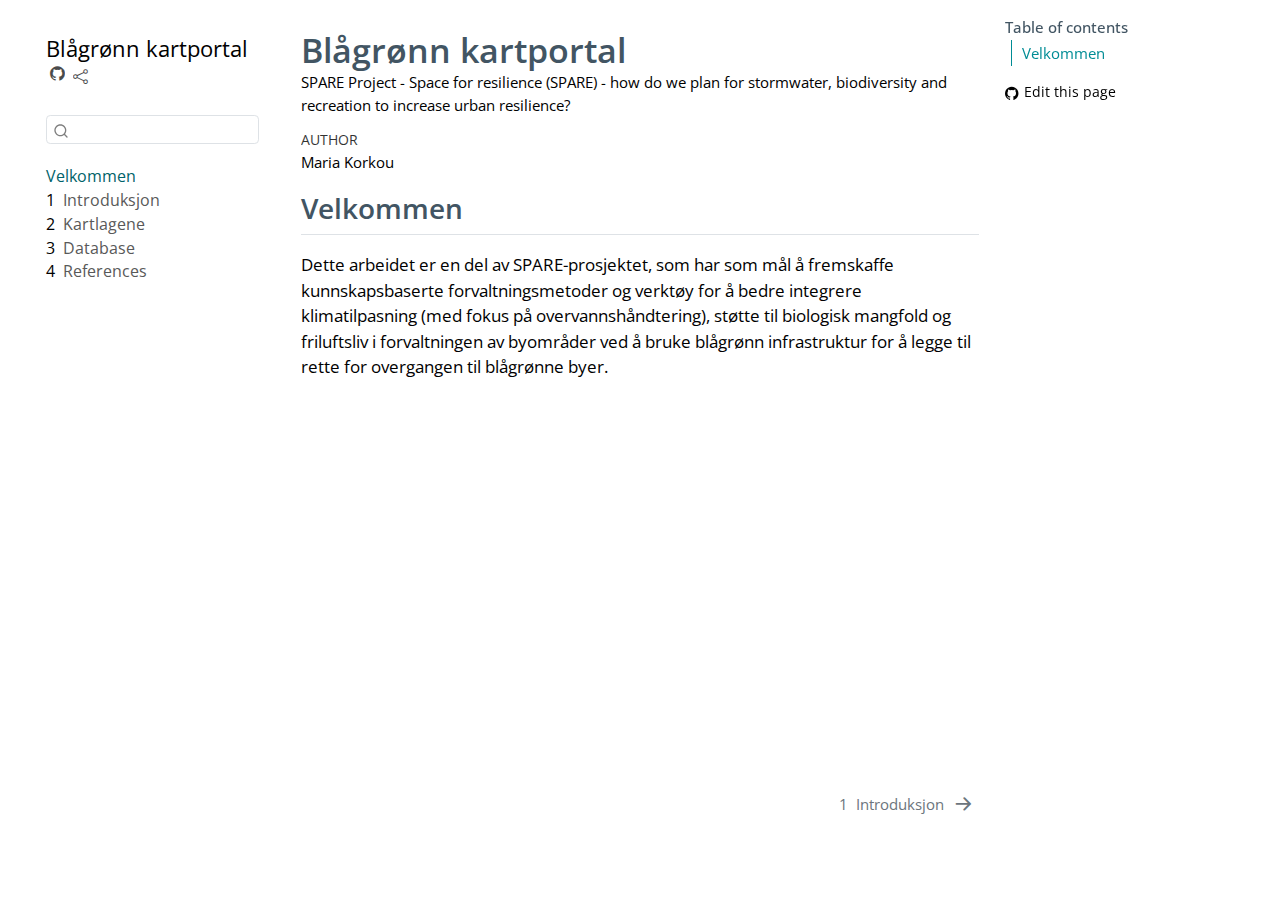
<file: index.html>
<!DOCTYPE html>
<html xmlns="http://www.w3.org/1999/xhtml" lang="en" xml:lang="en"><head>

<meta charset="utf-8">
<meta name="generator" content="quarto-1.6.43">

<meta name="viewport" content="width=device-width, initial-scale=1.0, user-scalable=yes">

<meta name="author" content="Maria Korkou">
<meta name="description" content="SPARE Project - Space for resilience (SPARE) - how do we plan for stormwater, biodiversity and recreation to increase urban resilience?">

<title>Blågrønn kartportal</title>
<style>
code{white-space: pre-wrap;}
span.smallcaps{font-variant: small-caps;}
div.columns{display: flex; gap: min(4vw, 1.5em);}
div.column{flex: auto; overflow-x: auto;}
div.hanging-indent{margin-left: 1.5em; text-indent: -1.5em;}
ul.task-list{list-style: none;}
ul.task-list li input[type="checkbox"] {
  width: 0.8em;
  margin: 0 0.8em 0.2em -1em; /* quarto-specific, see https://github.com/quarto-dev/quarto-cli/issues/4556 */ 
  vertical-align: middle;
}
</style>


<script src="site_libs/quarto-nav/quarto-nav.js"></script>
<script src="site_libs/quarto-nav/headroom.min.js"></script>
<script src="site_libs/clipboard/clipboard.min.js"></script>
<script src="site_libs/quarto-search/autocomplete.umd.js"></script>
<script src="site_libs/quarto-search/fuse.min.js"></script>
<script src="site_libs/quarto-search/quarto-search.js"></script>
<meta name="quarto:offset" content="./">
<link href="./introduction.html" rel="next">
<script src="site_libs/quarto-html/quarto.js"></script>
<script src="site_libs/quarto-html/popper.min.js"></script>
<script src="site_libs/quarto-html/tippy.umd.min.js"></script>
<script src="site_libs/quarto-html/anchor.min.js"></script>
<link href="site_libs/quarto-html/tippy.css" rel="stylesheet">
<link href="site_libs/quarto-html/quarto-syntax-highlighting-d4d76bf8491c20bad77d141916dc28e1.css" rel="stylesheet" id="quarto-text-highlighting-styles">
<script src="site_libs/bootstrap/bootstrap.min.js"></script>
<link href="site_libs/bootstrap/bootstrap-icons.css" rel="stylesheet">
<link href="site_libs/bootstrap/bootstrap-7812f3a9269b5e1044efd4b0939c93f5.min.css" rel="stylesheet" append-hash="true" id="quarto-bootstrap" data-mode="light">
<script id="quarto-search-options" type="application/json">{
  "location": "sidebar",
  "copy-button": false,
  "collapse-after": 3,
  "panel-placement": "start",
  "type": "textbox",
  "limit": 50,
  "keyboard-shortcut": [
    "f",
    "/",
    "s"
  ],
  "show-item-context": false,
  "language": {
    "search-no-results-text": "No results",
    "search-matching-documents-text": "matching documents",
    "search-copy-link-title": "Copy link to search",
    "search-hide-matches-text": "Hide additional matches",
    "search-more-match-text": "more match in this document",
    "search-more-matches-text": "more matches in this document",
    "search-clear-button-title": "Clear",
    "search-text-placeholder": "",
    "search-detached-cancel-button-title": "Cancel",
    "search-submit-button-title": "Submit",
    "search-label": "Search"
  }
}</script>


</head>

<body class="nav-sidebar floating">

<div id="quarto-search-results"></div>
  <header id="quarto-header" class="headroom fixed-top">
  <nav class="quarto-secondary-nav">
    <div class="container-fluid d-flex">
      <button type="button" class="quarto-btn-toggle btn" data-bs-toggle="collapse" role="button" data-bs-target=".quarto-sidebar-collapse-item" aria-controls="quarto-sidebar" aria-expanded="false" aria-label="Toggle sidebar navigation" onclick="if (window.quartoToggleHeadroom) { window.quartoToggleHeadroom(); }">
        <i class="bi bi-layout-text-sidebar-reverse"></i>
      </button>
        <nav class="quarto-page-breadcrumbs" aria-label="breadcrumb"><ol class="breadcrumb"><li class="breadcrumb-item"><a href="./index.html">Velkommen</a></li></ol></nav>
        <a class="flex-grow-1" role="navigation" data-bs-toggle="collapse" data-bs-target=".quarto-sidebar-collapse-item" aria-controls="quarto-sidebar" aria-expanded="false" aria-label="Toggle sidebar navigation" onclick="if (window.quartoToggleHeadroom) { window.quartoToggleHeadroom(); }">      
        </a>
      <button type="button" class="btn quarto-search-button" aria-label="Search" onclick="window.quartoOpenSearch();">
        <i class="bi bi-search"></i>
      </button>
    </div>
  </nav>
</header>
<!-- content -->
<div id="quarto-content" class="quarto-container page-columns page-rows-contents page-layout-article">
<!-- sidebar -->
  <nav id="quarto-sidebar" class="sidebar collapse collapse-horizontal quarto-sidebar-collapse-item sidebar-navigation floating overflow-auto">
    <div class="pt-lg-2 mt-2 text-left sidebar-header">
    <div class="sidebar-title mb-0 py-0">
      <a href="./">Blågrønn kartportal</a> 
        <div class="sidebar-tools-main">
    <a href="https://github.com/NINAnor/NINA-ebook-template" title="Source Code" class="quarto-navigation-tool px-1" aria-label="Source Code"><i class="bi bi-github"></i></a>
    <div class="dropdown">
      <a href="" title="Share" id="quarto-navigation-tool-dropdown-0" class="quarto-navigation-tool dropdown-toggle px-1" data-bs-toggle="dropdown" aria-expanded="false" role="link" aria-label="Share"><i class="bi bi-share"></i></a>
      <ul class="dropdown-menu" aria-labelledby="quarto-navigation-tool-dropdown-0">
          <li>
            <a class="dropdown-item sidebar-tools-main-item" href="https://twitter.com/intent/tweet?url=|url|">
              <i class="bi bi-twitter pe-1"></i>
            Twitter
            </a>
          </li>
          <li>
            <a class="dropdown-item sidebar-tools-main-item" href="https://www.facebook.com/sharer/sharer.php?u=|url|">
              <i class="bi bi-facebook pe-1"></i>
            Facebook
            </a>
          </li>
          <li>
            <a class="dropdown-item sidebar-tools-main-item" href="https://www.linkedin.com/sharing/share-offsite/?url=|url|">
              <i class="bi bi-linkedin pe-1"></i>
            LinkedIn
            </a>
          </li>
      </ul>
    </div>
</div>
    </div>
      </div>
        <div class="mt-2 flex-shrink-0 align-items-center">
        <div class="sidebar-search">
        <div id="quarto-search" class="" title="Search"></div>
        </div>
        </div>
    <div class="sidebar-menu-container"> 
    <ul class="list-unstyled mt-1">
        <li class="sidebar-item">
  <div class="sidebar-item-container"> 
  <a href="./index.html" class="sidebar-item-text sidebar-link active">
 <span class="menu-text">Velkommen</span></a>
  </div>
</li>
        <li class="sidebar-item">
  <div class="sidebar-item-container"> 
  <a href="./introduction.html" class="sidebar-item-text sidebar-link">
 <span class="menu-text"><span class="chapter-number">1</span>&nbsp; <span class="chapter-title">Introduksjon</span></span></a>
  </div>
</li>
        <li class="sidebar-item">
  <div class="sidebar-item-container"> 
  <a href="./layers.html" class="sidebar-item-text sidebar-link">
 <span class="menu-text"><span class="chapter-number">2</span>&nbsp; <span class="chapter-title">Kartlagene</span></span></a>
  </div>
</li>
        <li class="sidebar-item">
  <div class="sidebar-item-container"> 
  <a href="./database.html" class="sidebar-item-text sidebar-link">
 <span class="menu-text"><span class="chapter-number">3</span>&nbsp; <span class="chapter-title">Database</span></span></a>
  </div>
</li>
        <li class="sidebar-item">
  <div class="sidebar-item-container"> 
  <a href="./references.html" class="sidebar-item-text sidebar-link">
 <span class="menu-text"><span class="chapter-number">4</span>&nbsp; <span class="chapter-title">References</span></span></a>
  </div>
</li>
    </ul>
    </div>
</nav>
<div id="quarto-sidebar-glass" class="quarto-sidebar-collapse-item" data-bs-toggle="collapse" data-bs-target=".quarto-sidebar-collapse-item"></div>
<!-- margin-sidebar -->
    <div id="quarto-margin-sidebar" class="sidebar margin-sidebar">
        <nav id="TOC" role="doc-toc" class="toc-active">
    <h2 id="toc-title">Table of contents</h2>
   
  <ul>
  <li><a href="#velkommen" id="toc-velkommen" class="nav-link active" data-scroll-target="#velkommen">Velkommen</a></li>
  </ul>
<div class="toc-actions"><ul><li><a href="https://github.com/NINAnor/NINA-ebook-template/edit/main/index.qmd" class="toc-action"><i class="bi bi-github"></i>Edit this page</a></li></ul></div></nav>
    </div>
<!-- main -->
<main class="content" id="quarto-document-content">

<header id="title-block-header" class="quarto-title-block default">
<div class="quarto-title">
<h1 class="title">Blågrønn kartportal</h1>
</div>

<div>
  <div class="description">
    <p>SPARE Project - Space for resilience (SPARE) - how do we plan for stormwater, biodiversity and recreation to increase urban resilience?</p>
  </div>
</div>


<div class="quarto-title-meta">

    <div>
    <div class="quarto-title-meta-heading">Author</div>
    <div class="quarto-title-meta-contents">
             <p>Maria Korkou </p>
          </div>
  </div>
    
  
    
  </div>
  


</header>


<section id="velkommen" class="level2 unnumbered">
<h2 class="unnumbered anchored" data-anchor-id="velkommen">Velkommen</h2>
<p>Dette arbeidet er en del av SPARE-prosjektet, som har som mål å fremskaffe kunnskapsbaserte forvaltningsmetoder og verktøy for å bedre integrere klimatilpasning (med fokus på overvannshåndtering), støtte til biologisk mangfold og friluftsliv i forvaltningen av byområder ved å bruke blågrønn infrastruktur for å legge til rette for overgangen til blågrønne byer.</p>


</section>

</main> <!-- /main -->
<script id="quarto-html-after-body" type="application/javascript">
window.document.addEventListener("DOMContentLoaded", function (event) {
  const toggleBodyColorMode = (bsSheetEl) => {
    const mode = bsSheetEl.getAttribute("data-mode");
    const bodyEl = window.document.querySelector("body");
    if (mode === "dark") {
      bodyEl.classList.add("quarto-dark");
      bodyEl.classList.remove("quarto-light");
    } else {
      bodyEl.classList.add("quarto-light");
      bodyEl.classList.remove("quarto-dark");
    }
  }
  const toggleBodyColorPrimary = () => {
    const bsSheetEl = window.document.querySelector("link#quarto-bootstrap");
    if (bsSheetEl) {
      toggleBodyColorMode(bsSheetEl);
    }
  }
  toggleBodyColorPrimary();  
  const icon = "";
  const anchorJS = new window.AnchorJS();
  anchorJS.options = {
    placement: 'right',
    icon: icon
  };
  anchorJS.add('.anchored');
  const isCodeAnnotation = (el) => {
    for (const clz of el.classList) {
      if (clz.startsWith('code-annotation-')) {                     
        return true;
      }
    }
    return false;
  }
  const onCopySuccess = function(e) {
    // button target
    const button = e.trigger;
    // don't keep focus
    button.blur();
    // flash "checked"
    button.classList.add('code-copy-button-checked');
    var currentTitle = button.getAttribute("title");
    button.setAttribute("title", "Copied!");
    let tooltip;
    if (window.bootstrap) {
      button.setAttribute("data-bs-toggle", "tooltip");
      button.setAttribute("data-bs-placement", "left");
      button.setAttribute("data-bs-title", "Copied!");
      tooltip = new bootstrap.Tooltip(button, 
        { trigger: "manual", 
          customClass: "code-copy-button-tooltip",
          offset: [0, -8]});
      tooltip.show();    
    }
    setTimeout(function() {
      if (tooltip) {
        tooltip.hide();
        button.removeAttribute("data-bs-title");
        button.removeAttribute("data-bs-toggle");
        button.removeAttribute("data-bs-placement");
      }
      button.setAttribute("title", currentTitle);
      button.classList.remove('code-copy-button-checked');
    }, 1000);
    // clear code selection
    e.clearSelection();
  }
  const getTextToCopy = function(trigger) {
      const codeEl = trigger.previousElementSibling.cloneNode(true);
      for (const childEl of codeEl.children) {
        if (isCodeAnnotation(childEl)) {
          childEl.remove();
        }
      }
      return codeEl.innerText;
  }
  const clipboard = new window.ClipboardJS('.code-copy-button:not([data-in-quarto-modal])', {
    text: getTextToCopy
  });
  clipboard.on('success', onCopySuccess);
  if (window.document.getElementById('quarto-embedded-source-code-modal')) {
    const clipboardModal = new window.ClipboardJS('.code-copy-button[data-in-quarto-modal]', {
      text: getTextToCopy,
      container: window.document.getElementById('quarto-embedded-source-code-modal')
    });
    clipboardModal.on('success', onCopySuccess);
  }
    var localhostRegex = new RegExp(/^(?:http|https):\/\/localhost\:?[0-9]*\//);
    var mailtoRegex = new RegExp(/^mailto:/);
      var filterRegex = new RegExp('/' + window.location.host + '/');
    var isInternal = (href) => {
        return filterRegex.test(href) || localhostRegex.test(href) || mailtoRegex.test(href);
    }
    // Inspect non-navigation links and adorn them if external
 	var links = window.document.querySelectorAll('a[href]:not(.nav-link):not(.navbar-brand):not(.toc-action):not(.sidebar-link):not(.sidebar-item-toggle):not(.pagination-link):not(.no-external):not([aria-hidden]):not(.dropdown-item):not(.quarto-navigation-tool):not(.about-link)');
    for (var i=0; i<links.length; i++) {
      const link = links[i];
      if (!isInternal(link.href)) {
        // undo the damage that might have been done by quarto-nav.js in the case of
        // links that we want to consider external
        if (link.dataset.originalHref !== undefined) {
          link.href = link.dataset.originalHref;
        }
      }
    }
  function tippyHover(el, contentFn, onTriggerFn, onUntriggerFn) {
    const config = {
      allowHTML: true,
      maxWidth: 500,
      delay: 100,
      arrow: false,
      appendTo: function(el) {
          return el.parentElement;
      },
      interactive: true,
      interactiveBorder: 10,
      theme: 'quarto',
      placement: 'bottom-start',
    };
    if (contentFn) {
      config.content = contentFn;
    }
    if (onTriggerFn) {
      config.onTrigger = onTriggerFn;
    }
    if (onUntriggerFn) {
      config.onUntrigger = onUntriggerFn;
    }
    window.tippy(el, config); 
  }
  const noterefs = window.document.querySelectorAll('a[role="doc-noteref"]');
  for (var i=0; i<noterefs.length; i++) {
    const ref = noterefs[i];
    tippyHover(ref, function() {
      // use id or data attribute instead here
      let href = ref.getAttribute('data-footnote-href') || ref.getAttribute('href');
      try { href = new URL(href).hash; } catch {}
      const id = href.replace(/^#\/?/, "");
      const note = window.document.getElementById(id);
      if (note) {
        return note.innerHTML;
      } else {
        return "";
      }
    });
  }
  const xrefs = window.document.querySelectorAll('a.quarto-xref');
  const processXRef = (id, note) => {
    // Strip column container classes
    const stripColumnClz = (el) => {
      el.classList.remove("page-full", "page-columns");
      if (el.children) {
        for (const child of el.children) {
          stripColumnClz(child);
        }
      }
    }
    stripColumnClz(note)
    if (id === null || id.startsWith('sec-')) {
      // Special case sections, only their first couple elements
      const container = document.createElement("div");
      if (note.children && note.children.length > 2) {
        container.appendChild(note.children[0].cloneNode(true));
        for (let i = 1; i < note.children.length; i++) {
          const child = note.children[i];
          if (child.tagName === "P" && child.innerText === "") {
            continue;
          } else {
            container.appendChild(child.cloneNode(true));
            break;
          }
        }
        if (window.Quarto?.typesetMath) {
          window.Quarto.typesetMath(container);
        }
        return container.innerHTML
      } else {
        if (window.Quarto?.typesetMath) {
          window.Quarto.typesetMath(note);
        }
        return note.innerHTML;
      }
    } else {
      // Remove any anchor links if they are present
      const anchorLink = note.querySelector('a.anchorjs-link');
      if (anchorLink) {
        anchorLink.remove();
      }
      if (window.Quarto?.typesetMath) {
        window.Quarto.typesetMath(note);
      }
      if (note.classList.contains("callout")) {
        return note.outerHTML;
      } else {
        return note.innerHTML;
      }
    }
  }
  for (var i=0; i<xrefs.length; i++) {
    const xref = xrefs[i];
    tippyHover(xref, undefined, function(instance) {
      instance.disable();
      let url = xref.getAttribute('href');
      let hash = undefined; 
      if (url.startsWith('#')) {
        hash = url;
      } else {
        try { hash = new URL(url).hash; } catch {}
      }
      if (hash) {
        const id = hash.replace(/^#\/?/, "");
        const note = window.document.getElementById(id);
        if (note !== null) {
          try {
            const html = processXRef(id, note.cloneNode(true));
            instance.setContent(html);
          } finally {
            instance.enable();
            instance.show();
          }
        } else {
          // See if we can fetch this
          fetch(url.split('#')[0])
          .then(res => res.text())
          .then(html => {
            const parser = new DOMParser();
            const htmlDoc = parser.parseFromString(html, "text/html");
            const note = htmlDoc.getElementById(id);
            if (note !== null) {
              const html = processXRef(id, note);
              instance.setContent(html);
            } 
          }).finally(() => {
            instance.enable();
            instance.show();
          });
        }
      } else {
        // See if we can fetch a full url (with no hash to target)
        // This is a special case and we should probably do some content thinning / targeting
        fetch(url)
        .then(res => res.text())
        .then(html => {
          const parser = new DOMParser();
          const htmlDoc = parser.parseFromString(html, "text/html");
          const note = htmlDoc.querySelector('main.content');
          if (note !== null) {
            // This should only happen for chapter cross references
            // (since there is no id in the URL)
            // remove the first header
            if (note.children.length > 0 && note.children[0].tagName === "HEADER") {
              note.children[0].remove();
            }
            const html = processXRef(null, note);
            instance.setContent(html);
          } 
        }).finally(() => {
          instance.enable();
          instance.show();
        });
      }
    }, function(instance) {
    });
  }
      let selectedAnnoteEl;
      const selectorForAnnotation = ( cell, annotation) => {
        let cellAttr = 'data-code-cell="' + cell + '"';
        let lineAttr = 'data-code-annotation="' +  annotation + '"';
        const selector = 'span[' + cellAttr + '][' + lineAttr + ']';
        return selector;
      }
      const selectCodeLines = (annoteEl) => {
        const doc = window.document;
        const targetCell = annoteEl.getAttribute("data-target-cell");
        const targetAnnotation = annoteEl.getAttribute("data-target-annotation");
        const annoteSpan = window.document.querySelector(selectorForAnnotation(targetCell, targetAnnotation));
        const lines = annoteSpan.getAttribute("data-code-lines").split(",");
        const lineIds = lines.map((line) => {
          return targetCell + "-" + line;
        })
        let top = null;
        let height = null;
        let parent = null;
        if (lineIds.length > 0) {
            //compute the position of the single el (top and bottom and make a div)
            const el = window.document.getElementById(lineIds[0]);
            top = el.offsetTop;
            height = el.offsetHeight;
            parent = el.parentElement.parentElement;
          if (lineIds.length > 1) {
            const lastEl = window.document.getElementById(lineIds[lineIds.length - 1]);
            const bottom = lastEl.offsetTop + lastEl.offsetHeight;
            height = bottom - top;
          }
          if (top !== null && height !== null && parent !== null) {
            // cook up a div (if necessary) and position it 
            let div = window.document.getElementById("code-annotation-line-highlight");
            if (div === null) {
              div = window.document.createElement("div");
              div.setAttribute("id", "code-annotation-line-highlight");
              div.style.position = 'absolute';
              parent.appendChild(div);
            }
            div.style.top = top - 2 + "px";
            div.style.height = height + 4 + "px";
            div.style.left = 0;
            let gutterDiv = window.document.getElementById("code-annotation-line-highlight-gutter");
            if (gutterDiv === null) {
              gutterDiv = window.document.createElement("div");
              gutterDiv.setAttribute("id", "code-annotation-line-highlight-gutter");
              gutterDiv.style.position = 'absolute';
              const codeCell = window.document.getElementById(targetCell);
              const gutter = codeCell.querySelector('.code-annotation-gutter');
              gutter.appendChild(gutterDiv);
            }
            gutterDiv.style.top = top - 2 + "px";
            gutterDiv.style.height = height + 4 + "px";
          }
          selectedAnnoteEl = annoteEl;
        }
      };
      const unselectCodeLines = () => {
        const elementsIds = ["code-annotation-line-highlight", "code-annotation-line-highlight-gutter"];
        elementsIds.forEach((elId) => {
          const div = window.document.getElementById(elId);
          if (div) {
            div.remove();
          }
        });
        selectedAnnoteEl = undefined;
      };
        // Handle positioning of the toggle
    window.addEventListener(
      "resize",
      throttle(() => {
        elRect = undefined;
        if (selectedAnnoteEl) {
          selectCodeLines(selectedAnnoteEl);
        }
      }, 10)
    );
    function throttle(fn, ms) {
    let throttle = false;
    let timer;
      return (...args) => {
        if(!throttle) { // first call gets through
            fn.apply(this, args);
            throttle = true;
        } else { // all the others get throttled
            if(timer) clearTimeout(timer); // cancel #2
            timer = setTimeout(() => {
              fn.apply(this, args);
              timer = throttle = false;
            }, ms);
        }
      };
    }
      // Attach click handler to the DT
      const annoteDls = window.document.querySelectorAll('dt[data-target-cell]');
      for (const annoteDlNode of annoteDls) {
        annoteDlNode.addEventListener('click', (event) => {
          const clickedEl = event.target;
          if (clickedEl !== selectedAnnoteEl) {
            unselectCodeLines();
            const activeEl = window.document.querySelector('dt[data-target-cell].code-annotation-active');
            if (activeEl) {
              activeEl.classList.remove('code-annotation-active');
            }
            selectCodeLines(clickedEl);
            clickedEl.classList.add('code-annotation-active');
          } else {
            // Unselect the line
            unselectCodeLines();
            clickedEl.classList.remove('code-annotation-active');
          }
        });
      }
  const findCites = (el) => {
    const parentEl = el.parentElement;
    if (parentEl) {
      const cites = parentEl.dataset.cites;
      if (cites) {
        return {
          el,
          cites: cites.split(' ')
        };
      } else {
        return findCites(el.parentElement)
      }
    } else {
      return undefined;
    }
  };
  var bibliorefs = window.document.querySelectorAll('a[role="doc-biblioref"]');
  for (var i=0; i<bibliorefs.length; i++) {
    const ref = bibliorefs[i];
    const citeInfo = findCites(ref);
    if (citeInfo) {
      tippyHover(citeInfo.el, function() {
        var popup = window.document.createElement('div');
        citeInfo.cites.forEach(function(cite) {
          var citeDiv = window.document.createElement('div');
          citeDiv.classList.add('hanging-indent');
          citeDiv.classList.add('csl-entry');
          var biblioDiv = window.document.getElementById('ref-' + cite);
          if (biblioDiv) {
            citeDiv.innerHTML = biblioDiv.innerHTML;
          }
          popup.appendChild(citeDiv);
        });
        return popup.innerHTML;
      });
    }
  }
});
</script>
<nav class="page-navigation">
  <div class="nav-page nav-page-previous">
  </div>
  <div class="nav-page nav-page-next">
      <a href="./introduction.html" class="pagination-link" aria-label="Introduksjon">
        <span class="nav-page-text"><span class="chapter-number">1</span>&nbsp; <span class="chapter-title">Introduksjon</span></span> <i class="bi bi-arrow-right-short"></i>
      </a>
  </div>
</nav>
</div> <!-- /content -->




<footer class="footer"><div class="nav-footer"><div class="nav-footer-center"><div class="toc-actions d-sm-block d-md-none"><ul><li><a href="https://github.com/NINAnor/NINA-ebook-template/edit/main/index.qmd" class="toc-action"><i class="bi bi-github"></i>Edit this page</a></li></ul></div></div></div></footer></body></html>
</file>
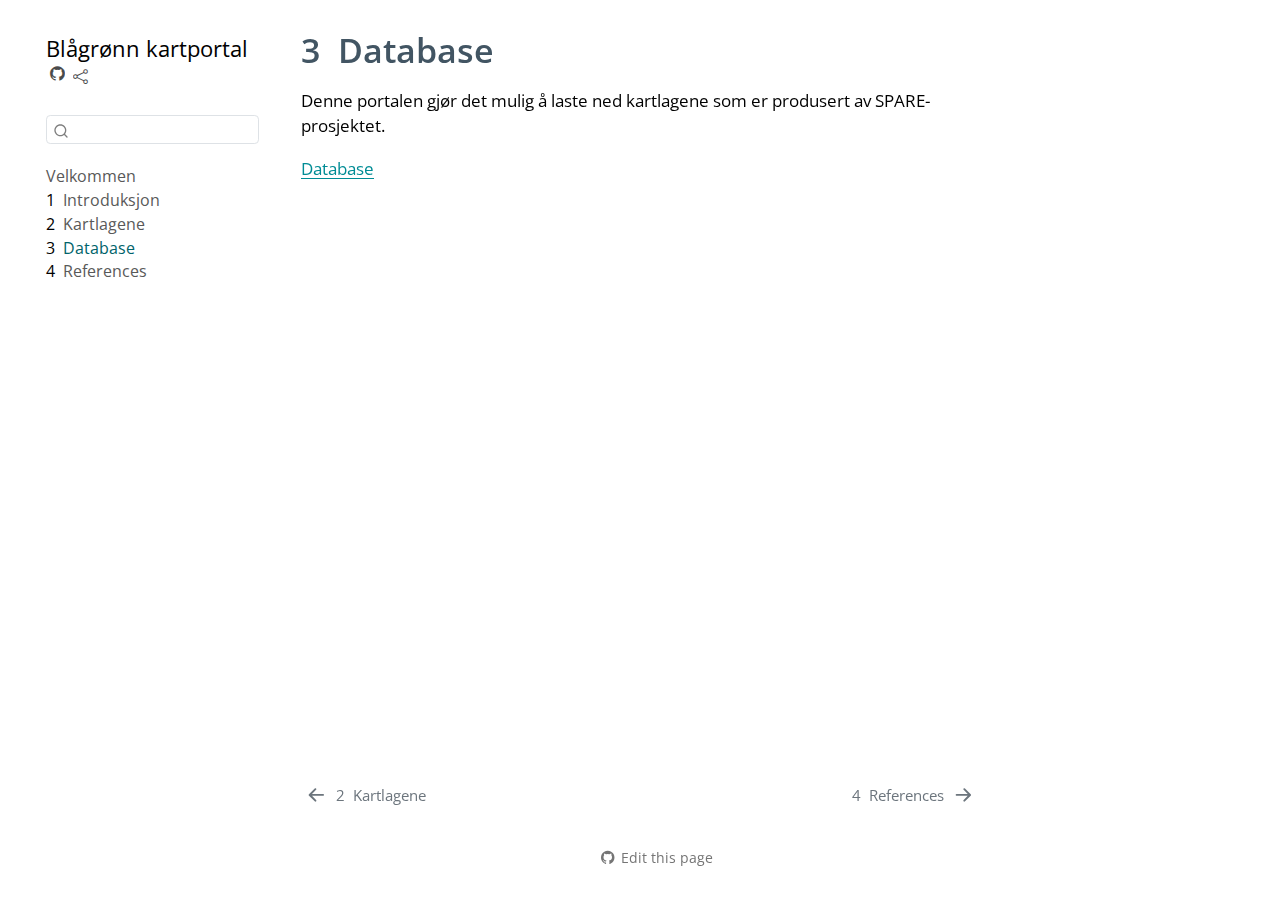
<file: database.html>
<!DOCTYPE html>
<html xmlns="http://www.w3.org/1999/xhtml" lang="en" xml:lang="en"><head>

<meta charset="utf-8">
<meta name="generator" content="quarto-1.6.43">

<meta name="viewport" content="width=device-width, initial-scale=1.0, user-scalable=yes">

<meta name="description" content="SPARE Project - Space for resilience (SPARE) - how do we plan for stormwater, biodiversity and recreation to increase urban resilience?">

<title>3&nbsp; Database – Blågrønn kartportal</title>
<style>
code{white-space: pre-wrap;}
span.smallcaps{font-variant: small-caps;}
div.columns{display: flex; gap: min(4vw, 1.5em);}
div.column{flex: auto; overflow-x: auto;}
div.hanging-indent{margin-left: 1.5em; text-indent: -1.5em;}
ul.task-list{list-style: none;}
ul.task-list li input[type="checkbox"] {
  width: 0.8em;
  margin: 0 0.8em 0.2em -1em; /* quarto-specific, see https://github.com/quarto-dev/quarto-cli/issues/4556 */ 
  vertical-align: middle;
}
</style>


<script src="site_libs/quarto-nav/quarto-nav.js"></script>
<script src="site_libs/quarto-nav/headroom.min.js"></script>
<script src="site_libs/clipboard/clipboard.min.js"></script>
<script src="site_libs/quarto-search/autocomplete.umd.js"></script>
<script src="site_libs/quarto-search/fuse.min.js"></script>
<script src="site_libs/quarto-search/quarto-search.js"></script>
<meta name="quarto:offset" content="./">
<link href="./references.html" rel="next">
<link href="./layers.html" rel="prev">
<script src="site_libs/quarto-html/quarto.js"></script>
<script src="site_libs/quarto-html/popper.min.js"></script>
<script src="site_libs/quarto-html/tippy.umd.min.js"></script>
<script src="site_libs/quarto-html/anchor.min.js"></script>
<link href="site_libs/quarto-html/tippy.css" rel="stylesheet">
<link href="site_libs/quarto-html/quarto-syntax-highlighting-d4d76bf8491c20bad77d141916dc28e1.css" rel="stylesheet" id="quarto-text-highlighting-styles">
<script src="site_libs/bootstrap/bootstrap.min.js"></script>
<link href="site_libs/bootstrap/bootstrap-icons.css" rel="stylesheet">
<link href="site_libs/bootstrap/bootstrap-7812f3a9269b5e1044efd4b0939c93f5.min.css" rel="stylesheet" append-hash="true" id="quarto-bootstrap" data-mode="light">
<script id="quarto-search-options" type="application/json">{
  "location": "sidebar",
  "copy-button": false,
  "collapse-after": 3,
  "panel-placement": "start",
  "type": "textbox",
  "limit": 50,
  "keyboard-shortcut": [
    "f",
    "/",
    "s"
  ],
  "show-item-context": false,
  "language": {
    "search-no-results-text": "No results",
    "search-matching-documents-text": "matching documents",
    "search-copy-link-title": "Copy link to search",
    "search-hide-matches-text": "Hide additional matches",
    "search-more-match-text": "more match in this document",
    "search-more-matches-text": "more matches in this document",
    "search-clear-button-title": "Clear",
    "search-text-placeholder": "",
    "search-detached-cancel-button-title": "Cancel",
    "search-submit-button-title": "Submit",
    "search-label": "Search"
  }
}</script>


</head>

<body class="nav-sidebar floating">

<div id="quarto-search-results"></div>
  <header id="quarto-header" class="headroom fixed-top">
  <nav class="quarto-secondary-nav">
    <div class="container-fluid d-flex">
      <button type="button" class="quarto-btn-toggle btn" data-bs-toggle="collapse" role="button" data-bs-target=".quarto-sidebar-collapse-item" aria-controls="quarto-sidebar" aria-expanded="false" aria-label="Toggle sidebar navigation" onclick="if (window.quartoToggleHeadroom) { window.quartoToggleHeadroom(); }">
        <i class="bi bi-layout-text-sidebar-reverse"></i>
      </button>
        <nav class="quarto-page-breadcrumbs" aria-label="breadcrumb"><ol class="breadcrumb"><li class="breadcrumb-item"><a href="./database.html"><span class="chapter-number">3</span>&nbsp; <span class="chapter-title">Database</span></a></li></ol></nav>
        <a class="flex-grow-1" role="navigation" data-bs-toggle="collapse" data-bs-target=".quarto-sidebar-collapse-item" aria-controls="quarto-sidebar" aria-expanded="false" aria-label="Toggle sidebar navigation" onclick="if (window.quartoToggleHeadroom) { window.quartoToggleHeadroom(); }">      
        </a>
      <button type="button" class="btn quarto-search-button" aria-label="Search" onclick="window.quartoOpenSearch();">
        <i class="bi bi-search"></i>
      </button>
    </div>
  </nav>
</header>
<!-- content -->
<div id="quarto-content" class="quarto-container page-columns page-rows-contents page-layout-article">
<!-- sidebar -->
  <nav id="quarto-sidebar" class="sidebar collapse collapse-horizontal quarto-sidebar-collapse-item sidebar-navigation floating overflow-auto">
    <div class="pt-lg-2 mt-2 text-left sidebar-header">
    <div class="sidebar-title mb-0 py-0">
      <a href="./">Blågrønn kartportal</a> 
        <div class="sidebar-tools-main">
    <a href="https://github.com/NINAnor/NINA-ebook-template" title="Source Code" class="quarto-navigation-tool px-1" aria-label="Source Code"><i class="bi bi-github"></i></a>
    <div class="dropdown">
      <a href="" title="Share" id="quarto-navigation-tool-dropdown-0" class="quarto-navigation-tool dropdown-toggle px-1" data-bs-toggle="dropdown" aria-expanded="false" role="link" aria-label="Share"><i class="bi bi-share"></i></a>
      <ul class="dropdown-menu" aria-labelledby="quarto-navigation-tool-dropdown-0">
          <li>
            <a class="dropdown-item sidebar-tools-main-item" href="https://twitter.com/intent/tweet?url=|url|">
              <i class="bi bi-twitter pe-1"></i>
            Twitter
            </a>
          </li>
          <li>
            <a class="dropdown-item sidebar-tools-main-item" href="https://www.facebook.com/sharer/sharer.php?u=|url|">
              <i class="bi bi-facebook pe-1"></i>
            Facebook
            </a>
          </li>
          <li>
            <a class="dropdown-item sidebar-tools-main-item" href="https://www.linkedin.com/sharing/share-offsite/?url=|url|">
              <i class="bi bi-linkedin pe-1"></i>
            LinkedIn
            </a>
          </li>
      </ul>
    </div>
</div>
    </div>
      </div>
        <div class="mt-2 flex-shrink-0 align-items-center">
        <div class="sidebar-search">
        <div id="quarto-search" class="" title="Search"></div>
        </div>
        </div>
    <div class="sidebar-menu-container"> 
    <ul class="list-unstyled mt-1">
        <li class="sidebar-item">
  <div class="sidebar-item-container"> 
  <a href="./index.html" class="sidebar-item-text sidebar-link">
 <span class="menu-text">Velkommen</span></a>
  </div>
</li>
        <li class="sidebar-item">
  <div class="sidebar-item-container"> 
  <a href="./introduction.html" class="sidebar-item-text sidebar-link">
 <span class="menu-text"><span class="chapter-number">1</span>&nbsp; <span class="chapter-title">Introduksjon</span></span></a>
  </div>
</li>
        <li class="sidebar-item">
  <div class="sidebar-item-container"> 
  <a href="./layers.html" class="sidebar-item-text sidebar-link">
 <span class="menu-text"><span class="chapter-number">2</span>&nbsp; <span class="chapter-title">Kartlagene</span></span></a>
  </div>
</li>
        <li class="sidebar-item">
  <div class="sidebar-item-container"> 
  <a href="./database.html" class="sidebar-item-text sidebar-link active">
 <span class="menu-text"><span class="chapter-number">3</span>&nbsp; <span class="chapter-title">Database</span></span></a>
  </div>
</li>
        <li class="sidebar-item">
  <div class="sidebar-item-container"> 
  <a href="./references.html" class="sidebar-item-text sidebar-link">
 <span class="menu-text"><span class="chapter-number">4</span>&nbsp; <span class="chapter-title">References</span></span></a>
  </div>
</li>
    </ul>
    </div>
</nav>
<div id="quarto-sidebar-glass" class="quarto-sidebar-collapse-item" data-bs-toggle="collapse" data-bs-target=".quarto-sidebar-collapse-item"></div>
<!-- margin-sidebar -->
    <div id="quarto-margin-sidebar" class="sidebar margin-sidebar zindex-bottom">
        
    </div>
<!-- main -->
<main class="content" id="quarto-document-content">

<header id="title-block-header" class="quarto-title-block default">
<div class="quarto-title">
<h1 class="title"><span class="chapter-number">3</span>&nbsp; <span class="chapter-title">Database</span></h1>
</div>



<div class="quarto-title-meta">

    
  
    
  </div>
  


</header>


<p>Denne portalen gjør det mulig å laste ned kartlagene som er produsert av SPARE-prosjektet.</p>
<p><a href="https://maps.nina.no/localEA">Database</a></p>



</main> <!-- /main -->
<script id="quarto-html-after-body" type="application/javascript">
window.document.addEventListener("DOMContentLoaded", function (event) {
  const toggleBodyColorMode = (bsSheetEl) => {
    const mode = bsSheetEl.getAttribute("data-mode");
    const bodyEl = window.document.querySelector("body");
    if (mode === "dark") {
      bodyEl.classList.add("quarto-dark");
      bodyEl.classList.remove("quarto-light");
    } else {
      bodyEl.classList.add("quarto-light");
      bodyEl.classList.remove("quarto-dark");
    }
  }
  const toggleBodyColorPrimary = () => {
    const bsSheetEl = window.document.querySelector("link#quarto-bootstrap");
    if (bsSheetEl) {
      toggleBodyColorMode(bsSheetEl);
    }
  }
  toggleBodyColorPrimary();  
  const icon = "";
  const anchorJS = new window.AnchorJS();
  anchorJS.options = {
    placement: 'right',
    icon: icon
  };
  anchorJS.add('.anchored');
  const isCodeAnnotation = (el) => {
    for (const clz of el.classList) {
      if (clz.startsWith('code-annotation-')) {                     
        return true;
      }
    }
    return false;
  }
  const onCopySuccess = function(e) {
    // button target
    const button = e.trigger;
    // don't keep focus
    button.blur();
    // flash "checked"
    button.classList.add('code-copy-button-checked');
    var currentTitle = button.getAttribute("title");
    button.setAttribute("title", "Copied!");
    let tooltip;
    if (window.bootstrap) {
      button.setAttribute("data-bs-toggle", "tooltip");
      button.setAttribute("data-bs-placement", "left");
      button.setAttribute("data-bs-title", "Copied!");
      tooltip = new bootstrap.Tooltip(button, 
        { trigger: "manual", 
          customClass: "code-copy-button-tooltip",
          offset: [0, -8]});
      tooltip.show();    
    }
    setTimeout(function() {
      if (tooltip) {
        tooltip.hide();
        button.removeAttribute("data-bs-title");
        button.removeAttribute("data-bs-toggle");
        button.removeAttribute("data-bs-placement");
      }
      button.setAttribute("title", currentTitle);
      button.classList.remove('code-copy-button-checked');
    }, 1000);
    // clear code selection
    e.clearSelection();
  }
  const getTextToCopy = function(trigger) {
      const codeEl = trigger.previousElementSibling.cloneNode(true);
      for (const childEl of codeEl.children) {
        if (isCodeAnnotation(childEl)) {
          childEl.remove();
        }
      }
      return codeEl.innerText;
  }
  const clipboard = new window.ClipboardJS('.code-copy-button:not([data-in-quarto-modal])', {
    text: getTextToCopy
  });
  clipboard.on('success', onCopySuccess);
  if (window.document.getElementById('quarto-embedded-source-code-modal')) {
    const clipboardModal = new window.ClipboardJS('.code-copy-button[data-in-quarto-modal]', {
      text: getTextToCopy,
      container: window.document.getElementById('quarto-embedded-source-code-modal')
    });
    clipboardModal.on('success', onCopySuccess);
  }
    var localhostRegex = new RegExp(/^(?:http|https):\/\/localhost\:?[0-9]*\//);
    var mailtoRegex = new RegExp(/^mailto:/);
      var filterRegex = new RegExp('/' + window.location.host + '/');
    var isInternal = (href) => {
        return filterRegex.test(href) || localhostRegex.test(href) || mailtoRegex.test(href);
    }
    // Inspect non-navigation links and adorn them if external
 	var links = window.document.querySelectorAll('a[href]:not(.nav-link):not(.navbar-brand):not(.toc-action):not(.sidebar-link):not(.sidebar-item-toggle):not(.pagination-link):not(.no-external):not([aria-hidden]):not(.dropdown-item):not(.quarto-navigation-tool):not(.about-link)');
    for (var i=0; i<links.length; i++) {
      const link = links[i];
      if (!isInternal(link.href)) {
        // undo the damage that might have been done by quarto-nav.js in the case of
        // links that we want to consider external
        if (link.dataset.originalHref !== undefined) {
          link.href = link.dataset.originalHref;
        }
      }
    }
  function tippyHover(el, contentFn, onTriggerFn, onUntriggerFn) {
    const config = {
      allowHTML: true,
      maxWidth: 500,
      delay: 100,
      arrow: false,
      appendTo: function(el) {
          return el.parentElement;
      },
      interactive: true,
      interactiveBorder: 10,
      theme: 'quarto',
      placement: 'bottom-start',
    };
    if (contentFn) {
      config.content = contentFn;
    }
    if (onTriggerFn) {
      config.onTrigger = onTriggerFn;
    }
    if (onUntriggerFn) {
      config.onUntrigger = onUntriggerFn;
    }
    window.tippy(el, config); 
  }
  const noterefs = window.document.querySelectorAll('a[role="doc-noteref"]');
  for (var i=0; i<noterefs.length; i++) {
    const ref = noterefs[i];
    tippyHover(ref, function() {
      // use id or data attribute instead here
      let href = ref.getAttribute('data-footnote-href') || ref.getAttribute('href');
      try { href = new URL(href).hash; } catch {}
      const id = href.replace(/^#\/?/, "");
      const note = window.document.getElementById(id);
      if (note) {
        return note.innerHTML;
      } else {
        return "";
      }
    });
  }
  const xrefs = window.document.querySelectorAll('a.quarto-xref');
  const processXRef = (id, note) => {
    // Strip column container classes
    const stripColumnClz = (el) => {
      el.classList.remove("page-full", "page-columns");
      if (el.children) {
        for (const child of el.children) {
          stripColumnClz(child);
        }
      }
    }
    stripColumnClz(note)
    if (id === null || id.startsWith('sec-')) {
      // Special case sections, only their first couple elements
      const container = document.createElement("div");
      if (note.children && note.children.length > 2) {
        container.appendChild(note.children[0].cloneNode(true));
        for (let i = 1; i < note.children.length; i++) {
          const child = note.children[i];
          if (child.tagName === "P" && child.innerText === "") {
            continue;
          } else {
            container.appendChild(child.cloneNode(true));
            break;
          }
        }
        if (window.Quarto?.typesetMath) {
          window.Quarto.typesetMath(container);
        }
        return container.innerHTML
      } else {
        if (window.Quarto?.typesetMath) {
          window.Quarto.typesetMath(note);
        }
        return note.innerHTML;
      }
    } else {
      // Remove any anchor links if they are present
      const anchorLink = note.querySelector('a.anchorjs-link');
      if (anchorLink) {
        anchorLink.remove();
      }
      if (window.Quarto?.typesetMath) {
        window.Quarto.typesetMath(note);
      }
      if (note.classList.contains("callout")) {
        return note.outerHTML;
      } else {
        return note.innerHTML;
      }
    }
  }
  for (var i=0; i<xrefs.length; i++) {
    const xref = xrefs[i];
    tippyHover(xref, undefined, function(instance) {
      instance.disable();
      let url = xref.getAttribute('href');
      let hash = undefined; 
      if (url.startsWith('#')) {
        hash = url;
      } else {
        try { hash = new URL(url).hash; } catch {}
      }
      if (hash) {
        const id = hash.replace(/^#\/?/, "");
        const note = window.document.getElementById(id);
        if (note !== null) {
          try {
            const html = processXRef(id, note.cloneNode(true));
            instance.setContent(html);
          } finally {
            instance.enable();
            instance.show();
          }
        } else {
          // See if we can fetch this
          fetch(url.split('#')[0])
          .then(res => res.text())
          .then(html => {
            const parser = new DOMParser();
            const htmlDoc = parser.parseFromString(html, "text/html");
            const note = htmlDoc.getElementById(id);
            if (note !== null) {
              const html = processXRef(id, note);
              instance.setContent(html);
            } 
          }).finally(() => {
            instance.enable();
            instance.show();
          });
        }
      } else {
        // See if we can fetch a full url (with no hash to target)
        // This is a special case and we should probably do some content thinning / targeting
        fetch(url)
        .then(res => res.text())
        .then(html => {
          const parser = new DOMParser();
          const htmlDoc = parser.parseFromString(html, "text/html");
          const note = htmlDoc.querySelector('main.content');
          if (note !== null) {
            // This should only happen for chapter cross references
            // (since there is no id in the URL)
            // remove the first header
            if (note.children.length > 0 && note.children[0].tagName === "HEADER") {
              note.children[0].remove();
            }
            const html = processXRef(null, note);
            instance.setContent(html);
          } 
        }).finally(() => {
          instance.enable();
          instance.show();
        });
      }
    }, function(instance) {
    });
  }
      let selectedAnnoteEl;
      const selectorForAnnotation = ( cell, annotation) => {
        let cellAttr = 'data-code-cell="' + cell + '"';
        let lineAttr = 'data-code-annotation="' +  annotation + '"';
        const selector = 'span[' + cellAttr + '][' + lineAttr + ']';
        return selector;
      }
      const selectCodeLines = (annoteEl) => {
        const doc = window.document;
        const targetCell = annoteEl.getAttribute("data-target-cell");
        const targetAnnotation = annoteEl.getAttribute("data-target-annotation");
        const annoteSpan = window.document.querySelector(selectorForAnnotation(targetCell, targetAnnotation));
        const lines = annoteSpan.getAttribute("data-code-lines").split(",");
        const lineIds = lines.map((line) => {
          return targetCell + "-" + line;
        })
        let top = null;
        let height = null;
        let parent = null;
        if (lineIds.length > 0) {
            //compute the position of the single el (top and bottom and make a div)
            const el = window.document.getElementById(lineIds[0]);
            top = el.offsetTop;
            height = el.offsetHeight;
            parent = el.parentElement.parentElement;
          if (lineIds.length > 1) {
            const lastEl = window.document.getElementById(lineIds[lineIds.length - 1]);
            const bottom = lastEl.offsetTop + lastEl.offsetHeight;
            height = bottom - top;
          }
          if (top !== null && height !== null && parent !== null) {
            // cook up a div (if necessary) and position it 
            let div = window.document.getElementById("code-annotation-line-highlight");
            if (div === null) {
              div = window.document.createElement("div");
              div.setAttribute("id", "code-annotation-line-highlight");
              div.style.position = 'absolute';
              parent.appendChild(div);
            }
            div.style.top = top - 2 + "px";
            div.style.height = height + 4 + "px";
            div.style.left = 0;
            let gutterDiv = window.document.getElementById("code-annotation-line-highlight-gutter");
            if (gutterDiv === null) {
              gutterDiv = window.document.createElement("div");
              gutterDiv.setAttribute("id", "code-annotation-line-highlight-gutter");
              gutterDiv.style.position = 'absolute';
              const codeCell = window.document.getElementById(targetCell);
              const gutter = codeCell.querySelector('.code-annotation-gutter');
              gutter.appendChild(gutterDiv);
            }
            gutterDiv.style.top = top - 2 + "px";
            gutterDiv.style.height = height + 4 + "px";
          }
          selectedAnnoteEl = annoteEl;
        }
      };
      const unselectCodeLines = () => {
        const elementsIds = ["code-annotation-line-highlight", "code-annotation-line-highlight-gutter"];
        elementsIds.forEach((elId) => {
          const div = window.document.getElementById(elId);
          if (div) {
            div.remove();
          }
        });
        selectedAnnoteEl = undefined;
      };
        // Handle positioning of the toggle
    window.addEventListener(
      "resize",
      throttle(() => {
        elRect = undefined;
        if (selectedAnnoteEl) {
          selectCodeLines(selectedAnnoteEl);
        }
      }, 10)
    );
    function throttle(fn, ms) {
    let throttle = false;
    let timer;
      return (...args) => {
        if(!throttle) { // first call gets through
            fn.apply(this, args);
            throttle = true;
        } else { // all the others get throttled
            if(timer) clearTimeout(timer); // cancel #2
            timer = setTimeout(() => {
              fn.apply(this, args);
              timer = throttle = false;
            }, ms);
        }
      };
    }
      // Attach click handler to the DT
      const annoteDls = window.document.querySelectorAll('dt[data-target-cell]');
      for (const annoteDlNode of annoteDls) {
        annoteDlNode.addEventListener('click', (event) => {
          const clickedEl = event.target;
          if (clickedEl !== selectedAnnoteEl) {
            unselectCodeLines();
            const activeEl = window.document.querySelector('dt[data-target-cell].code-annotation-active');
            if (activeEl) {
              activeEl.classList.remove('code-annotation-active');
            }
            selectCodeLines(clickedEl);
            clickedEl.classList.add('code-annotation-active');
          } else {
            // Unselect the line
            unselectCodeLines();
            clickedEl.classList.remove('code-annotation-active');
          }
        });
      }
  const findCites = (el) => {
    const parentEl = el.parentElement;
    if (parentEl) {
      const cites = parentEl.dataset.cites;
      if (cites) {
        return {
          el,
          cites: cites.split(' ')
        };
      } else {
        return findCites(el.parentElement)
      }
    } else {
      return undefined;
    }
  };
  var bibliorefs = window.document.querySelectorAll('a[role="doc-biblioref"]');
  for (var i=0; i<bibliorefs.length; i++) {
    const ref = bibliorefs[i];
    const citeInfo = findCites(ref);
    if (citeInfo) {
      tippyHover(citeInfo.el, function() {
        var popup = window.document.createElement('div');
        citeInfo.cites.forEach(function(cite) {
          var citeDiv = window.document.createElement('div');
          citeDiv.classList.add('hanging-indent');
          citeDiv.classList.add('csl-entry');
          var biblioDiv = window.document.getElementById('ref-' + cite);
          if (biblioDiv) {
            citeDiv.innerHTML = biblioDiv.innerHTML;
          }
          popup.appendChild(citeDiv);
        });
        return popup.innerHTML;
      });
    }
  }
});
</script>
<nav class="page-navigation">
  <div class="nav-page nav-page-previous">
      <a href="./layers.html" class="pagination-link" aria-label="Kartlagene">
        <i class="bi bi-arrow-left-short"></i> <span class="nav-page-text"><span class="chapter-number">2</span>&nbsp; <span class="chapter-title">Kartlagene</span></span>
      </a>          
  </div>
  <div class="nav-page nav-page-next">
      <a href="./references.html" class="pagination-link" aria-label="References">
        <span class="nav-page-text"><span class="chapter-number">4</span>&nbsp; <span class="chapter-title">References</span></span> <i class="bi bi-arrow-right-short"></i>
      </a>
  </div>
</nav>
</div> <!-- /content -->




<footer class="footer"><div class="nav-footer"><div class="nav-footer-center"><div class="toc-actions"><ul><li><a href="https://github.com/NINAnor/NINA-ebook-template/edit/main/database.qmd" class="toc-action"><i class="bi bi-github"></i>Edit this page</a></li></ul></div></div></div></footer></body></html>
</file>
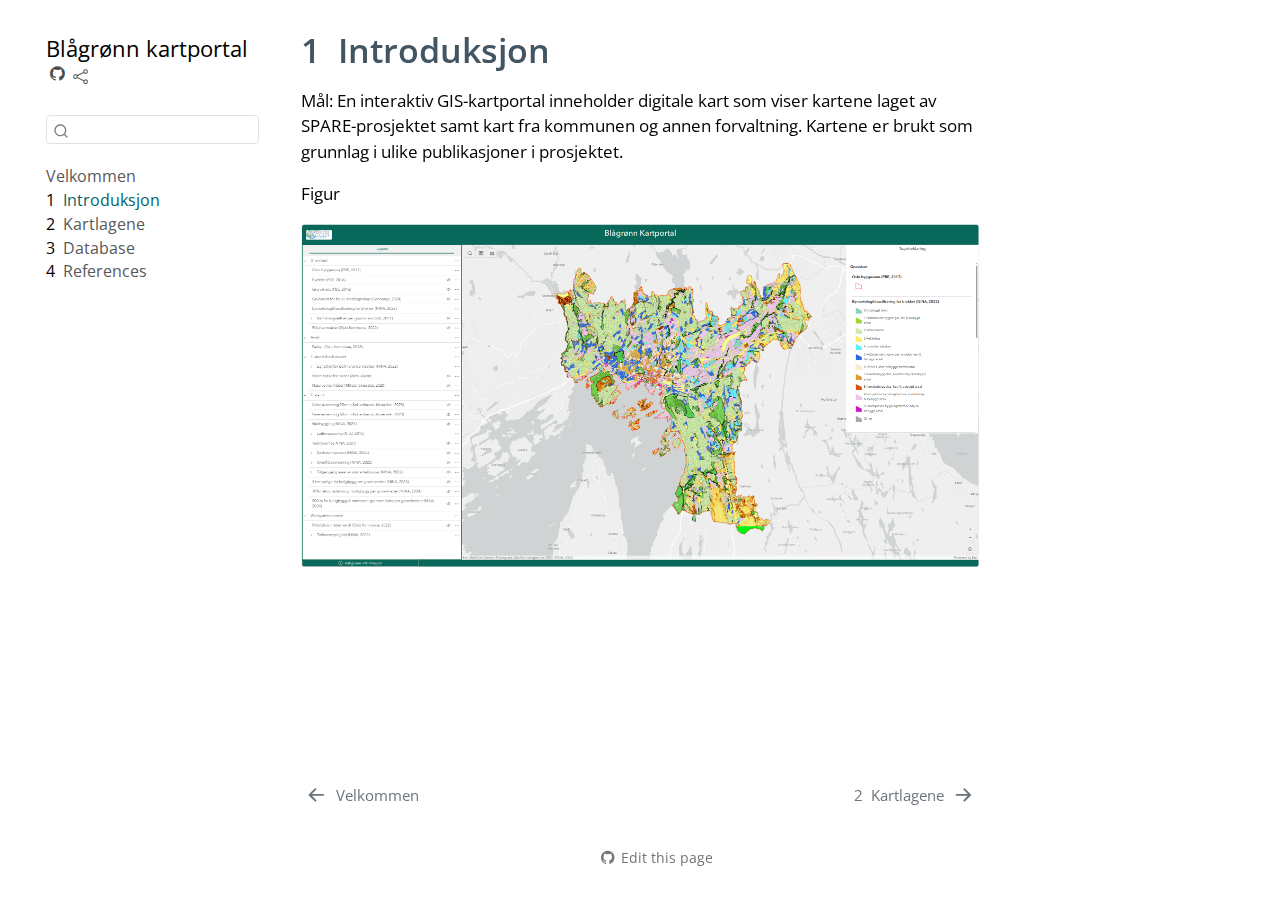
<file: introduction.html>
<!DOCTYPE html>
<html xmlns="http://www.w3.org/1999/xhtml" lang="en" xml:lang="en"><head>

<meta charset="utf-8">
<meta name="generator" content="quarto-1.6.43">

<meta name="viewport" content="width=device-width, initial-scale=1.0, user-scalable=yes">

<meta name="description" content="SPARE Project - Space for resilience (SPARE) - how do we plan for stormwater, biodiversity and recreation to increase urban resilience?">

<title>1&nbsp; Introduksjon – Blågrønn kartportal</title>
<style>
code{white-space: pre-wrap;}
span.smallcaps{font-variant: small-caps;}
div.columns{display: flex; gap: min(4vw, 1.5em);}
div.column{flex: auto; overflow-x: auto;}
div.hanging-indent{margin-left: 1.5em; text-indent: -1.5em;}
ul.task-list{list-style: none;}
ul.task-list li input[type="checkbox"] {
  width: 0.8em;
  margin: 0 0.8em 0.2em -1em; /* quarto-specific, see https://github.com/quarto-dev/quarto-cli/issues/4556 */ 
  vertical-align: middle;
}
</style>


<script src="site_libs/quarto-nav/quarto-nav.js"></script>
<script src="site_libs/quarto-nav/headroom.min.js"></script>
<script src="site_libs/clipboard/clipboard.min.js"></script>
<script src="site_libs/quarto-search/autocomplete.umd.js"></script>
<script src="site_libs/quarto-search/fuse.min.js"></script>
<script src="site_libs/quarto-search/quarto-search.js"></script>
<meta name="quarto:offset" content="./">
<link href="./layers.html" rel="next">
<link href="./index.html" rel="prev">
<script src="site_libs/quarto-html/quarto.js"></script>
<script src="site_libs/quarto-html/popper.min.js"></script>
<script src="site_libs/quarto-html/tippy.umd.min.js"></script>
<script src="site_libs/quarto-html/anchor.min.js"></script>
<link href="site_libs/quarto-html/tippy.css" rel="stylesheet">
<link href="site_libs/quarto-html/quarto-syntax-highlighting-d4d76bf8491c20bad77d141916dc28e1.css" rel="stylesheet" id="quarto-text-highlighting-styles">
<script src="site_libs/bootstrap/bootstrap.min.js"></script>
<link href="site_libs/bootstrap/bootstrap-icons.css" rel="stylesheet">
<link href="site_libs/bootstrap/bootstrap-7812f3a9269b5e1044efd4b0939c93f5.min.css" rel="stylesheet" append-hash="true" id="quarto-bootstrap" data-mode="light">
<script id="quarto-search-options" type="application/json">{
  "location": "sidebar",
  "copy-button": false,
  "collapse-after": 3,
  "panel-placement": "start",
  "type": "textbox",
  "limit": 50,
  "keyboard-shortcut": [
    "f",
    "/",
    "s"
  ],
  "show-item-context": false,
  "language": {
    "search-no-results-text": "No results",
    "search-matching-documents-text": "matching documents",
    "search-copy-link-title": "Copy link to search",
    "search-hide-matches-text": "Hide additional matches",
    "search-more-match-text": "more match in this document",
    "search-more-matches-text": "more matches in this document",
    "search-clear-button-title": "Clear",
    "search-text-placeholder": "",
    "search-detached-cancel-button-title": "Cancel",
    "search-submit-button-title": "Submit",
    "search-label": "Search"
  }
}</script>


</head>

<body class="nav-sidebar floating">

<div id="quarto-search-results"></div>
  <header id="quarto-header" class="headroom fixed-top">
  <nav class="quarto-secondary-nav">
    <div class="container-fluid d-flex">
      <button type="button" class="quarto-btn-toggle btn" data-bs-toggle="collapse" role="button" data-bs-target=".quarto-sidebar-collapse-item" aria-controls="quarto-sidebar" aria-expanded="false" aria-label="Toggle sidebar navigation" onclick="if (window.quartoToggleHeadroom) { window.quartoToggleHeadroom(); }">
        <i class="bi bi-layout-text-sidebar-reverse"></i>
      </button>
        <nav class="quarto-page-breadcrumbs" aria-label="breadcrumb"><ol class="breadcrumb"><li class="breadcrumb-item"><a href="./introduction.html"><span class="chapter-number">1</span>&nbsp; <span class="chapter-title">Introduksjon</span></a></li></ol></nav>
        <a class="flex-grow-1" role="navigation" data-bs-toggle="collapse" data-bs-target=".quarto-sidebar-collapse-item" aria-controls="quarto-sidebar" aria-expanded="false" aria-label="Toggle sidebar navigation" onclick="if (window.quartoToggleHeadroom) { window.quartoToggleHeadroom(); }">      
        </a>
      <button type="button" class="btn quarto-search-button" aria-label="Search" onclick="window.quartoOpenSearch();">
        <i class="bi bi-search"></i>
      </button>
    </div>
  </nav>
</header>
<!-- content -->
<div id="quarto-content" class="quarto-container page-columns page-rows-contents page-layout-article">
<!-- sidebar -->
  <nav id="quarto-sidebar" class="sidebar collapse collapse-horizontal quarto-sidebar-collapse-item sidebar-navigation floating overflow-auto">
    <div class="pt-lg-2 mt-2 text-left sidebar-header">
    <div class="sidebar-title mb-0 py-0">
      <a href="./">Blågrønn kartportal</a> 
        <div class="sidebar-tools-main">
    <a href="https://github.com/NINAnor/NINA-ebook-template" title="Source Code" class="quarto-navigation-tool px-1" aria-label="Source Code"><i class="bi bi-github"></i></a>
    <div class="dropdown">
      <a href="" title="Share" id="quarto-navigation-tool-dropdown-0" class="quarto-navigation-tool dropdown-toggle px-1" data-bs-toggle="dropdown" aria-expanded="false" role="link" aria-label="Share"><i class="bi bi-share"></i></a>
      <ul class="dropdown-menu" aria-labelledby="quarto-navigation-tool-dropdown-0">
          <li>
            <a class="dropdown-item sidebar-tools-main-item" href="https://twitter.com/intent/tweet?url=|url|">
              <i class="bi bi-twitter pe-1"></i>
            Twitter
            </a>
          </li>
          <li>
            <a class="dropdown-item sidebar-tools-main-item" href="https://www.facebook.com/sharer/sharer.php?u=|url|">
              <i class="bi bi-facebook pe-1"></i>
            Facebook
            </a>
          </li>
          <li>
            <a class="dropdown-item sidebar-tools-main-item" href="https://www.linkedin.com/sharing/share-offsite/?url=|url|">
              <i class="bi bi-linkedin pe-1"></i>
            LinkedIn
            </a>
          </li>
      </ul>
    </div>
</div>
    </div>
      </div>
        <div class="mt-2 flex-shrink-0 align-items-center">
        <div class="sidebar-search">
        <div id="quarto-search" class="" title="Search"></div>
        </div>
        </div>
    <div class="sidebar-menu-container"> 
    <ul class="list-unstyled mt-1">
        <li class="sidebar-item">
  <div class="sidebar-item-container"> 
  <a href="./index.html" class="sidebar-item-text sidebar-link">
 <span class="menu-text">Velkommen</span></a>
  </div>
</li>
        <li class="sidebar-item">
  <div class="sidebar-item-container"> 
  <a href="./introduction.html" class="sidebar-item-text sidebar-link active">
 <span class="menu-text"><span class="chapter-number">1</span>&nbsp; <span class="chapter-title">Introduksjon</span></span></a>
  </div>
</li>
        <li class="sidebar-item">
  <div class="sidebar-item-container"> 
  <a href="./layers.html" class="sidebar-item-text sidebar-link">
 <span class="menu-text"><span class="chapter-number">2</span>&nbsp; <span class="chapter-title">Kartlagene</span></span></a>
  </div>
</li>
        <li class="sidebar-item">
  <div class="sidebar-item-container"> 
  <a href="./database.html" class="sidebar-item-text sidebar-link">
 <span class="menu-text"><span class="chapter-number">3</span>&nbsp; <span class="chapter-title">Database</span></span></a>
  </div>
</li>
        <li class="sidebar-item">
  <div class="sidebar-item-container"> 
  <a href="./references.html" class="sidebar-item-text sidebar-link">
 <span class="menu-text"><span class="chapter-number">4</span>&nbsp; <span class="chapter-title">References</span></span></a>
  </div>
</li>
    </ul>
    </div>
</nav>
<div id="quarto-sidebar-glass" class="quarto-sidebar-collapse-item" data-bs-toggle="collapse" data-bs-target=".quarto-sidebar-collapse-item"></div>
<!-- margin-sidebar -->
    <div id="quarto-margin-sidebar" class="sidebar margin-sidebar zindex-bottom">
        
    </div>
<!-- main -->
<main class="content" id="quarto-document-content">

<header id="title-block-header" class="quarto-title-block default">
<div class="quarto-title">
<h1 class="title"><span class="chapter-number">1</span>&nbsp; <span class="chapter-title">Introduksjon</span></h1>
</div>



<div class="quarto-title-meta">

    
  
    
  </div>
  


</header>


<p>Mål: En interaktiv GIS-kartportal inneholder digitale kart som viser kartene laget av SPARE-prosjektet samt kart fra kommunen og annen forvaltning. Kartene er brukt som grunnlag i ulike publikasjoner i prosjektet.</p>
<p>Figur</p>
<p><img src="intro_figure.PNG" class="img-fluid"></p>



</main> <!-- /main -->
<script id="quarto-html-after-body" type="application/javascript">
window.document.addEventListener("DOMContentLoaded", function (event) {
  const toggleBodyColorMode = (bsSheetEl) => {
    const mode = bsSheetEl.getAttribute("data-mode");
    const bodyEl = window.document.querySelector("body");
    if (mode === "dark") {
      bodyEl.classList.add("quarto-dark");
      bodyEl.classList.remove("quarto-light");
    } else {
      bodyEl.classList.add("quarto-light");
      bodyEl.classList.remove("quarto-dark");
    }
  }
  const toggleBodyColorPrimary = () => {
    const bsSheetEl = window.document.querySelector("link#quarto-bootstrap");
    if (bsSheetEl) {
      toggleBodyColorMode(bsSheetEl);
    }
  }
  toggleBodyColorPrimary();  
  const icon = "";
  const anchorJS = new window.AnchorJS();
  anchorJS.options = {
    placement: 'right',
    icon: icon
  };
  anchorJS.add('.anchored');
  const isCodeAnnotation = (el) => {
    for (const clz of el.classList) {
      if (clz.startsWith('code-annotation-')) {                     
        return true;
      }
    }
    return false;
  }
  const onCopySuccess = function(e) {
    // button target
    const button = e.trigger;
    // don't keep focus
    button.blur();
    // flash "checked"
    button.classList.add('code-copy-button-checked');
    var currentTitle = button.getAttribute("title");
    button.setAttribute("title", "Copied!");
    let tooltip;
    if (window.bootstrap) {
      button.setAttribute("data-bs-toggle", "tooltip");
      button.setAttribute("data-bs-placement", "left");
      button.setAttribute("data-bs-title", "Copied!");
      tooltip = new bootstrap.Tooltip(button, 
        { trigger: "manual", 
          customClass: "code-copy-button-tooltip",
          offset: [0, -8]});
      tooltip.show();    
    }
    setTimeout(function() {
      if (tooltip) {
        tooltip.hide();
        button.removeAttribute("data-bs-title");
        button.removeAttribute("data-bs-toggle");
        button.removeAttribute("data-bs-placement");
      }
      button.setAttribute("title", currentTitle);
      button.classList.remove('code-copy-button-checked');
    }, 1000);
    // clear code selection
    e.clearSelection();
  }
  const getTextToCopy = function(trigger) {
      const codeEl = trigger.previousElementSibling.cloneNode(true);
      for (const childEl of codeEl.children) {
        if (isCodeAnnotation(childEl)) {
          childEl.remove();
        }
      }
      return codeEl.innerText;
  }
  const clipboard = new window.ClipboardJS('.code-copy-button:not([data-in-quarto-modal])', {
    text: getTextToCopy
  });
  clipboard.on('success', onCopySuccess);
  if (window.document.getElementById('quarto-embedded-source-code-modal')) {
    const clipboardModal = new window.ClipboardJS('.code-copy-button[data-in-quarto-modal]', {
      text: getTextToCopy,
      container: window.document.getElementById('quarto-embedded-source-code-modal')
    });
    clipboardModal.on('success', onCopySuccess);
  }
    var localhostRegex = new RegExp(/^(?:http|https):\/\/localhost\:?[0-9]*\//);
    var mailtoRegex = new RegExp(/^mailto:/);
      var filterRegex = new RegExp('/' + window.location.host + '/');
    var isInternal = (href) => {
        return filterRegex.test(href) || localhostRegex.test(href) || mailtoRegex.test(href);
    }
    // Inspect non-navigation links and adorn them if external
 	var links = window.document.querySelectorAll('a[href]:not(.nav-link):not(.navbar-brand):not(.toc-action):not(.sidebar-link):not(.sidebar-item-toggle):not(.pagination-link):not(.no-external):not([aria-hidden]):not(.dropdown-item):not(.quarto-navigation-tool):not(.about-link)');
    for (var i=0; i<links.length; i++) {
      const link = links[i];
      if (!isInternal(link.href)) {
        // undo the damage that might have been done by quarto-nav.js in the case of
        // links that we want to consider external
        if (link.dataset.originalHref !== undefined) {
          link.href = link.dataset.originalHref;
        }
      }
    }
  function tippyHover(el, contentFn, onTriggerFn, onUntriggerFn) {
    const config = {
      allowHTML: true,
      maxWidth: 500,
      delay: 100,
      arrow: false,
      appendTo: function(el) {
          return el.parentElement;
      },
      interactive: true,
      interactiveBorder: 10,
      theme: 'quarto',
      placement: 'bottom-start',
    };
    if (contentFn) {
      config.content = contentFn;
    }
    if (onTriggerFn) {
      config.onTrigger = onTriggerFn;
    }
    if (onUntriggerFn) {
      config.onUntrigger = onUntriggerFn;
    }
    window.tippy(el, config); 
  }
  const noterefs = window.document.querySelectorAll('a[role="doc-noteref"]');
  for (var i=0; i<noterefs.length; i++) {
    const ref = noterefs[i];
    tippyHover(ref, function() {
      // use id or data attribute instead here
      let href = ref.getAttribute('data-footnote-href') || ref.getAttribute('href');
      try { href = new URL(href).hash; } catch {}
      const id = href.replace(/^#\/?/, "");
      const note = window.document.getElementById(id);
      if (note) {
        return note.innerHTML;
      } else {
        return "";
      }
    });
  }
  const xrefs = window.document.querySelectorAll('a.quarto-xref');
  const processXRef = (id, note) => {
    // Strip column container classes
    const stripColumnClz = (el) => {
      el.classList.remove("page-full", "page-columns");
      if (el.children) {
        for (const child of el.children) {
          stripColumnClz(child);
        }
      }
    }
    stripColumnClz(note)
    if (id === null || id.startsWith('sec-')) {
      // Special case sections, only their first couple elements
      const container = document.createElement("div");
      if (note.children && note.children.length > 2) {
        container.appendChild(note.children[0].cloneNode(true));
        for (let i = 1; i < note.children.length; i++) {
          const child = note.children[i];
          if (child.tagName === "P" && child.innerText === "") {
            continue;
          } else {
            container.appendChild(child.cloneNode(true));
            break;
          }
        }
        if (window.Quarto?.typesetMath) {
          window.Quarto.typesetMath(container);
        }
        return container.innerHTML
      } else {
        if (window.Quarto?.typesetMath) {
          window.Quarto.typesetMath(note);
        }
        return note.innerHTML;
      }
    } else {
      // Remove any anchor links if they are present
      const anchorLink = note.querySelector('a.anchorjs-link');
      if (anchorLink) {
        anchorLink.remove();
      }
      if (window.Quarto?.typesetMath) {
        window.Quarto.typesetMath(note);
      }
      if (note.classList.contains("callout")) {
        return note.outerHTML;
      } else {
        return note.innerHTML;
      }
    }
  }
  for (var i=0; i<xrefs.length; i++) {
    const xref = xrefs[i];
    tippyHover(xref, undefined, function(instance) {
      instance.disable();
      let url = xref.getAttribute('href');
      let hash = undefined; 
      if (url.startsWith('#')) {
        hash = url;
      } else {
        try { hash = new URL(url).hash; } catch {}
      }
      if (hash) {
        const id = hash.replace(/^#\/?/, "");
        const note = window.document.getElementById(id);
        if (note !== null) {
          try {
            const html = processXRef(id, note.cloneNode(true));
            instance.setContent(html);
          } finally {
            instance.enable();
            instance.show();
          }
        } else {
          // See if we can fetch this
          fetch(url.split('#')[0])
          .then(res => res.text())
          .then(html => {
            const parser = new DOMParser();
            const htmlDoc = parser.parseFromString(html, "text/html");
            const note = htmlDoc.getElementById(id);
            if (note !== null) {
              const html = processXRef(id, note);
              instance.setContent(html);
            } 
          }).finally(() => {
            instance.enable();
            instance.show();
          });
        }
      } else {
        // See if we can fetch a full url (with no hash to target)
        // This is a special case and we should probably do some content thinning / targeting
        fetch(url)
        .then(res => res.text())
        .then(html => {
          const parser = new DOMParser();
          const htmlDoc = parser.parseFromString(html, "text/html");
          const note = htmlDoc.querySelector('main.content');
          if (note !== null) {
            // This should only happen for chapter cross references
            // (since there is no id in the URL)
            // remove the first header
            if (note.children.length > 0 && note.children[0].tagName === "HEADER") {
              note.children[0].remove();
            }
            const html = processXRef(null, note);
            instance.setContent(html);
          } 
        }).finally(() => {
          instance.enable();
          instance.show();
        });
      }
    }, function(instance) {
    });
  }
      let selectedAnnoteEl;
      const selectorForAnnotation = ( cell, annotation) => {
        let cellAttr = 'data-code-cell="' + cell + '"';
        let lineAttr = 'data-code-annotation="' +  annotation + '"';
        const selector = 'span[' + cellAttr + '][' + lineAttr + ']';
        return selector;
      }
      const selectCodeLines = (annoteEl) => {
        const doc = window.document;
        const targetCell = annoteEl.getAttribute("data-target-cell");
        const targetAnnotation = annoteEl.getAttribute("data-target-annotation");
        const annoteSpan = window.document.querySelector(selectorForAnnotation(targetCell, targetAnnotation));
        const lines = annoteSpan.getAttribute("data-code-lines").split(",");
        const lineIds = lines.map((line) => {
          return targetCell + "-" + line;
        })
        let top = null;
        let height = null;
        let parent = null;
        if (lineIds.length > 0) {
            //compute the position of the single el (top and bottom and make a div)
            const el = window.document.getElementById(lineIds[0]);
            top = el.offsetTop;
            height = el.offsetHeight;
            parent = el.parentElement.parentElement;
          if (lineIds.length > 1) {
            const lastEl = window.document.getElementById(lineIds[lineIds.length - 1]);
            const bottom = lastEl.offsetTop + lastEl.offsetHeight;
            height = bottom - top;
          }
          if (top !== null && height !== null && parent !== null) {
            // cook up a div (if necessary) and position it 
            let div = window.document.getElementById("code-annotation-line-highlight");
            if (div === null) {
              div = window.document.createElement("div");
              div.setAttribute("id", "code-annotation-line-highlight");
              div.style.position = 'absolute';
              parent.appendChild(div);
            }
            div.style.top = top - 2 + "px";
            div.style.height = height + 4 + "px";
            div.style.left = 0;
            let gutterDiv = window.document.getElementById("code-annotation-line-highlight-gutter");
            if (gutterDiv === null) {
              gutterDiv = window.document.createElement("div");
              gutterDiv.setAttribute("id", "code-annotation-line-highlight-gutter");
              gutterDiv.style.position = 'absolute';
              const codeCell = window.document.getElementById(targetCell);
              const gutter = codeCell.querySelector('.code-annotation-gutter');
              gutter.appendChild(gutterDiv);
            }
            gutterDiv.style.top = top - 2 + "px";
            gutterDiv.style.height = height + 4 + "px";
          }
          selectedAnnoteEl = annoteEl;
        }
      };
      const unselectCodeLines = () => {
        const elementsIds = ["code-annotation-line-highlight", "code-annotation-line-highlight-gutter"];
        elementsIds.forEach((elId) => {
          const div = window.document.getElementById(elId);
          if (div) {
            div.remove();
          }
        });
        selectedAnnoteEl = undefined;
      };
        // Handle positioning of the toggle
    window.addEventListener(
      "resize",
      throttle(() => {
        elRect = undefined;
        if (selectedAnnoteEl) {
          selectCodeLines(selectedAnnoteEl);
        }
      }, 10)
    );
    function throttle(fn, ms) {
    let throttle = false;
    let timer;
      return (...args) => {
        if(!throttle) { // first call gets through
            fn.apply(this, args);
            throttle = true;
        } else { // all the others get throttled
            if(timer) clearTimeout(timer); // cancel #2
            timer = setTimeout(() => {
              fn.apply(this, args);
              timer = throttle = false;
            }, ms);
        }
      };
    }
      // Attach click handler to the DT
      const annoteDls = window.document.querySelectorAll('dt[data-target-cell]');
      for (const annoteDlNode of annoteDls) {
        annoteDlNode.addEventListener('click', (event) => {
          const clickedEl = event.target;
          if (clickedEl !== selectedAnnoteEl) {
            unselectCodeLines();
            const activeEl = window.document.querySelector('dt[data-target-cell].code-annotation-active');
            if (activeEl) {
              activeEl.classList.remove('code-annotation-active');
            }
            selectCodeLines(clickedEl);
            clickedEl.classList.add('code-annotation-active');
          } else {
            // Unselect the line
            unselectCodeLines();
            clickedEl.classList.remove('code-annotation-active');
          }
        });
      }
  const findCites = (el) => {
    const parentEl = el.parentElement;
    if (parentEl) {
      const cites = parentEl.dataset.cites;
      if (cites) {
        return {
          el,
          cites: cites.split(' ')
        };
      } else {
        return findCites(el.parentElement)
      }
    } else {
      return undefined;
    }
  };
  var bibliorefs = window.document.querySelectorAll('a[role="doc-biblioref"]');
  for (var i=0; i<bibliorefs.length; i++) {
    const ref = bibliorefs[i];
    const citeInfo = findCites(ref);
    if (citeInfo) {
      tippyHover(citeInfo.el, function() {
        var popup = window.document.createElement('div');
        citeInfo.cites.forEach(function(cite) {
          var citeDiv = window.document.createElement('div');
          citeDiv.classList.add('hanging-indent');
          citeDiv.classList.add('csl-entry');
          var biblioDiv = window.document.getElementById('ref-' + cite);
          if (biblioDiv) {
            citeDiv.innerHTML = biblioDiv.innerHTML;
          }
          popup.appendChild(citeDiv);
        });
        return popup.innerHTML;
      });
    }
  }
});
</script>
<nav class="page-navigation">
  <div class="nav-page nav-page-previous">
      <a href="./index.html" class="pagination-link" aria-label="Velkommen">
        <i class="bi bi-arrow-left-short"></i> <span class="nav-page-text">Velkommen</span>
      </a>          
  </div>
  <div class="nav-page nav-page-next">
      <a href="./layers.html" class="pagination-link" aria-label="Kartlagene">
        <span class="nav-page-text"><span class="chapter-number">2</span>&nbsp; <span class="chapter-title">Kartlagene</span></span> <i class="bi bi-arrow-right-short"></i>
      </a>
  </div>
</nav>
</div> <!-- /content -->




<footer class="footer"><div class="nav-footer"><div class="nav-footer-center"><div class="toc-actions"><ul><li><a href="https://github.com/NINAnor/NINA-ebook-template/edit/main/introduction.qmd" class="toc-action"><i class="bi bi-github"></i>Edit this page</a></li></ul></div></div></div></footer></body></html>
</file>
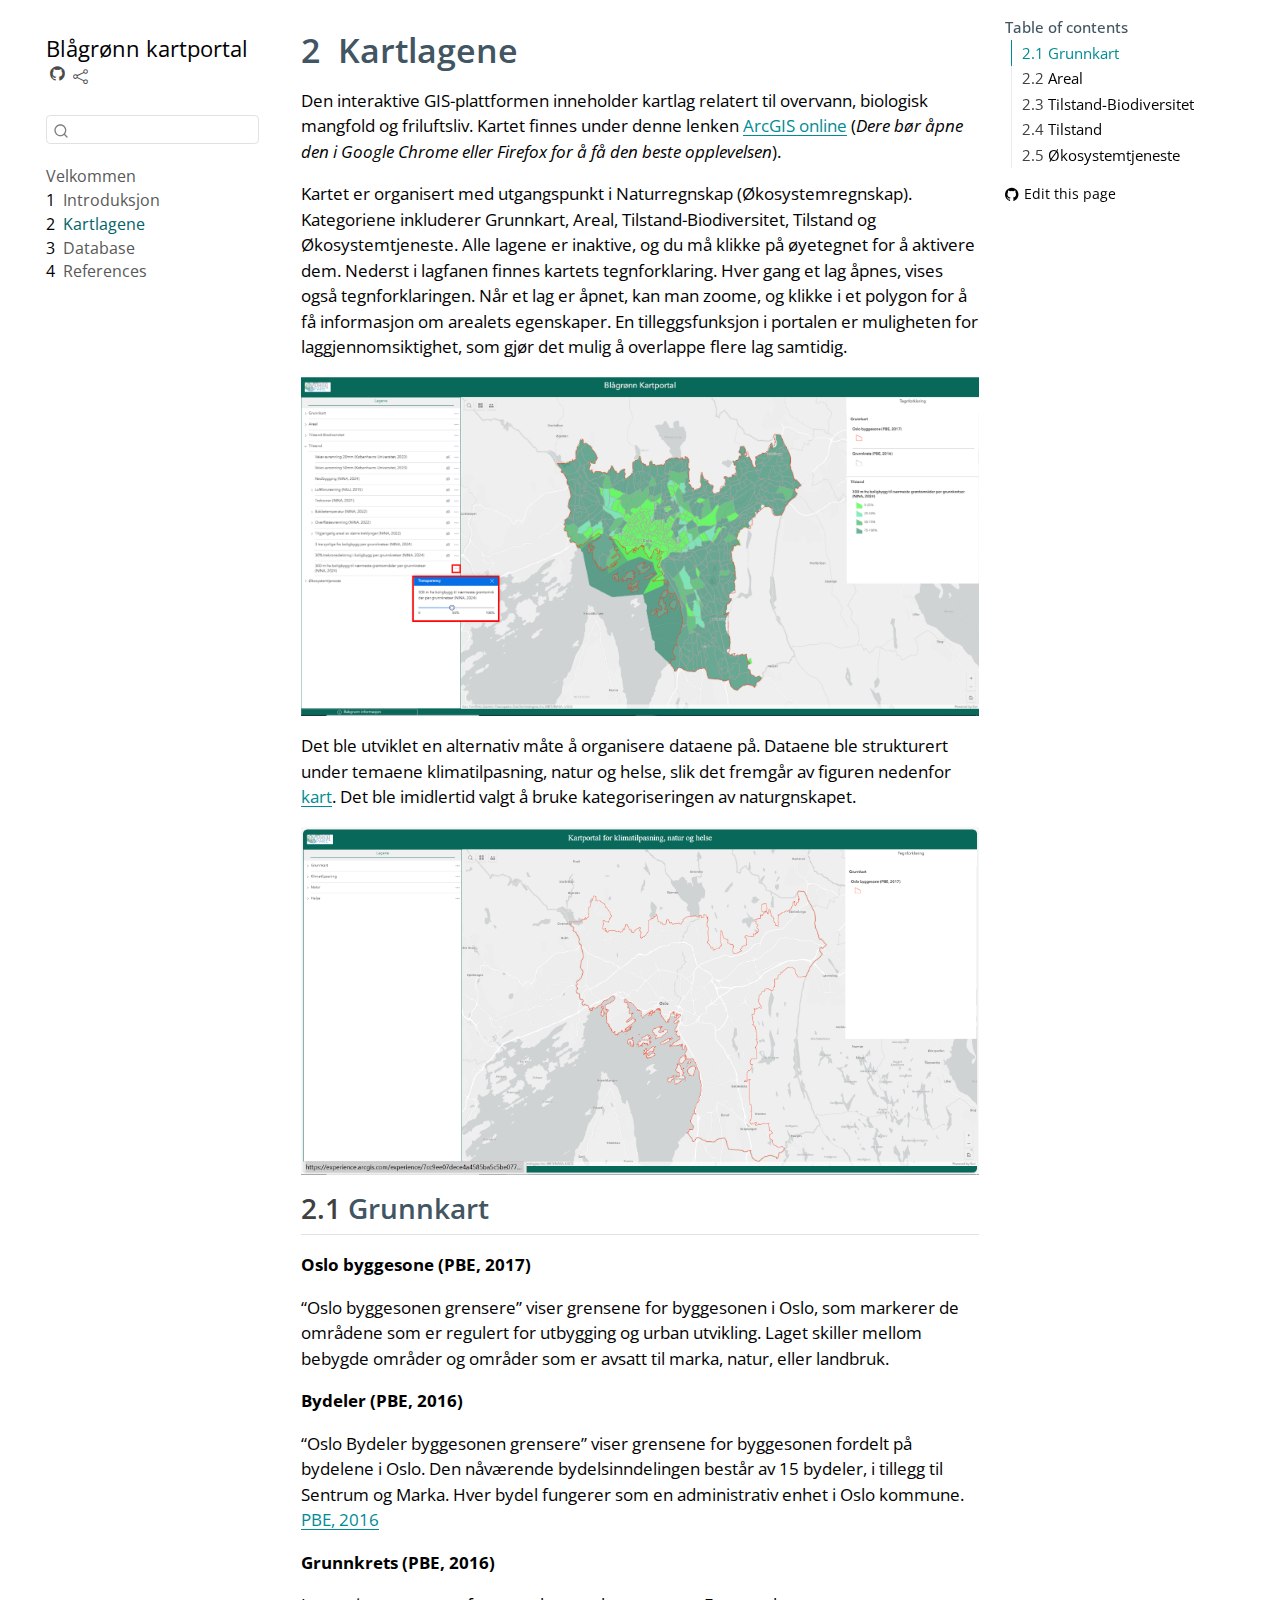
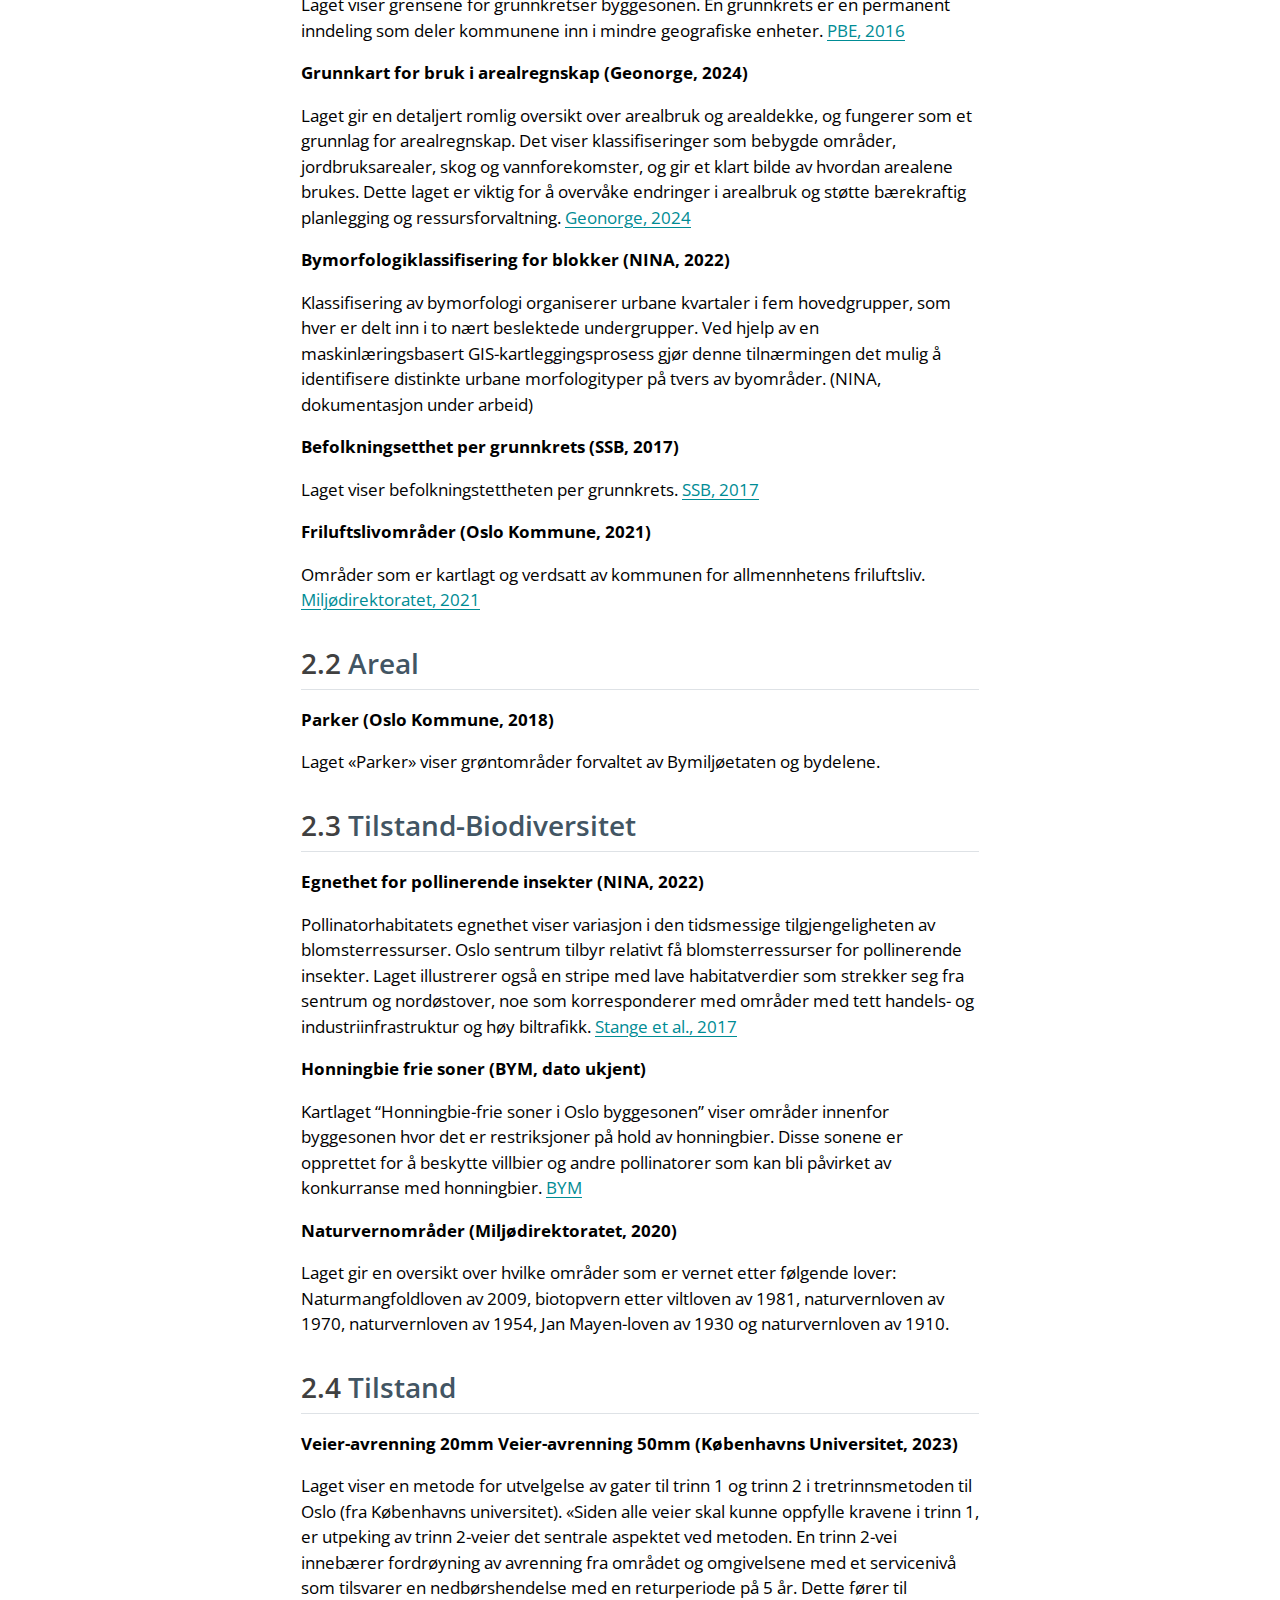
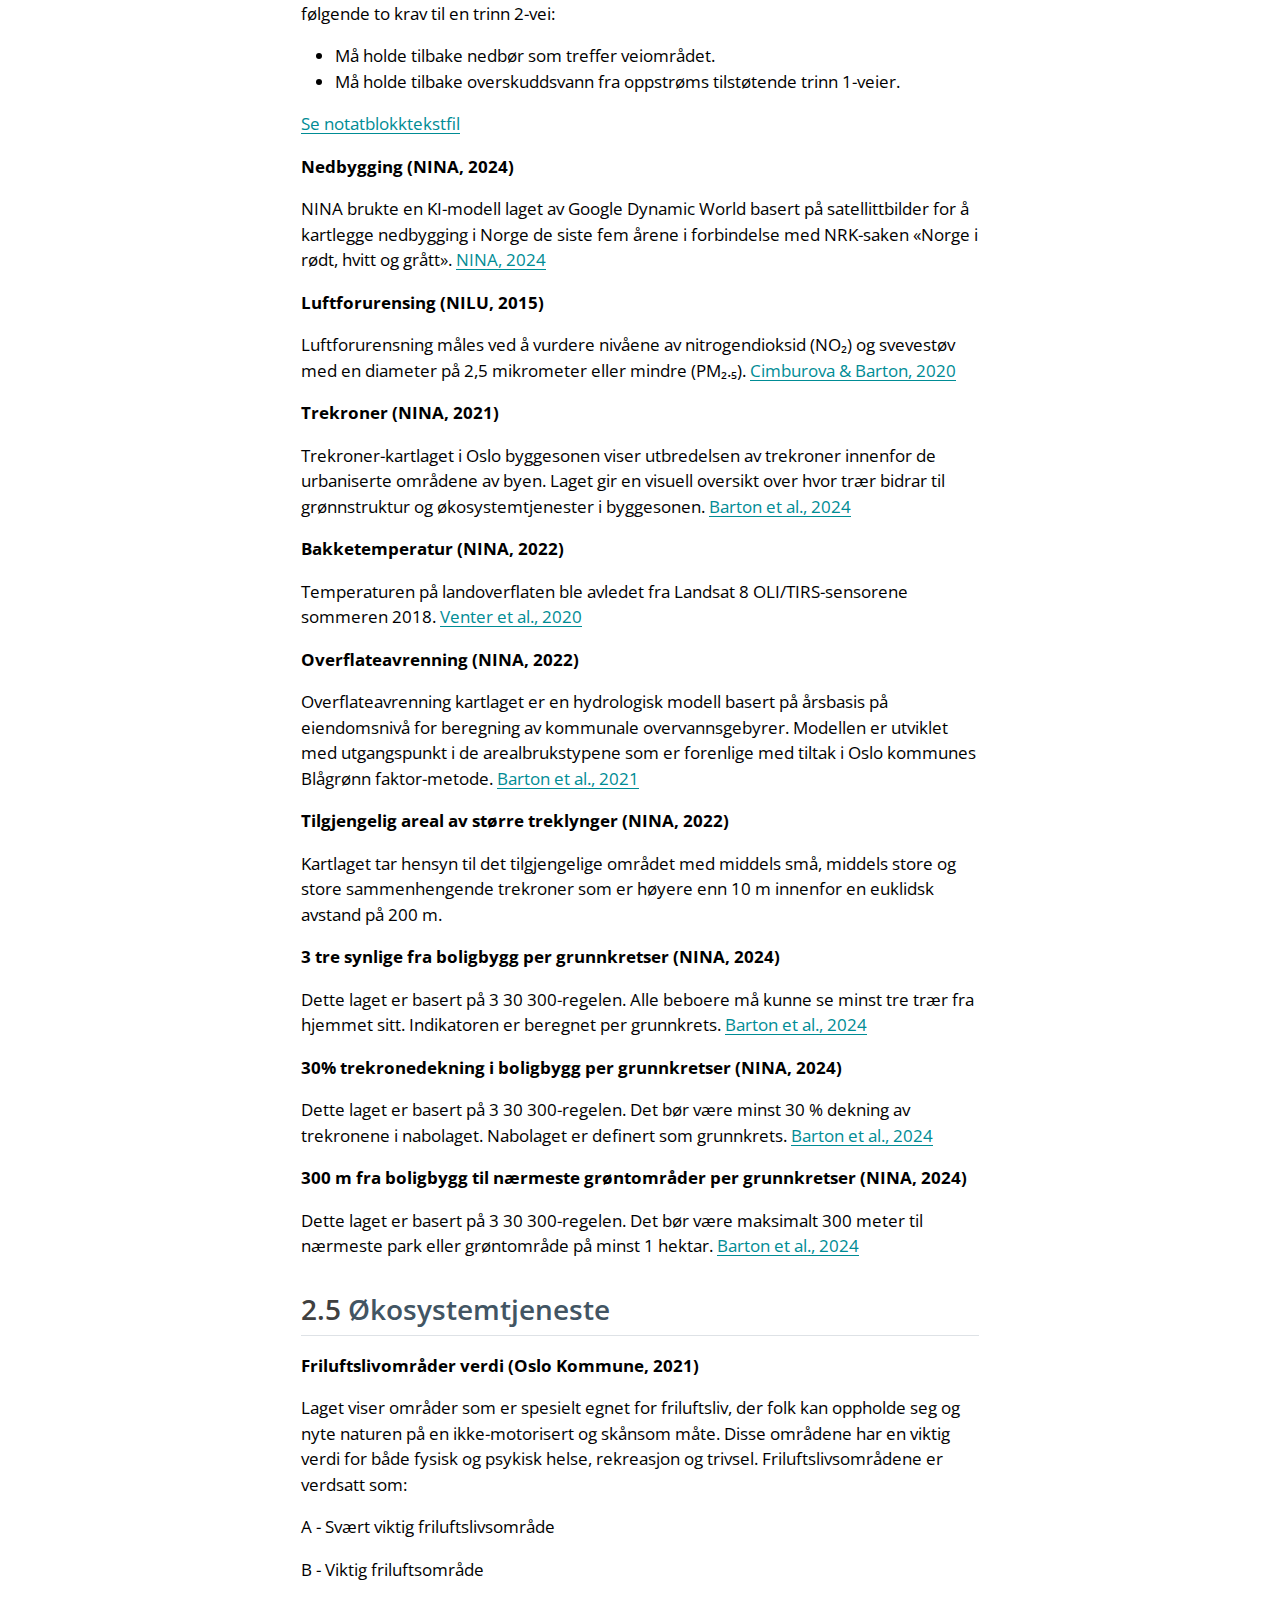
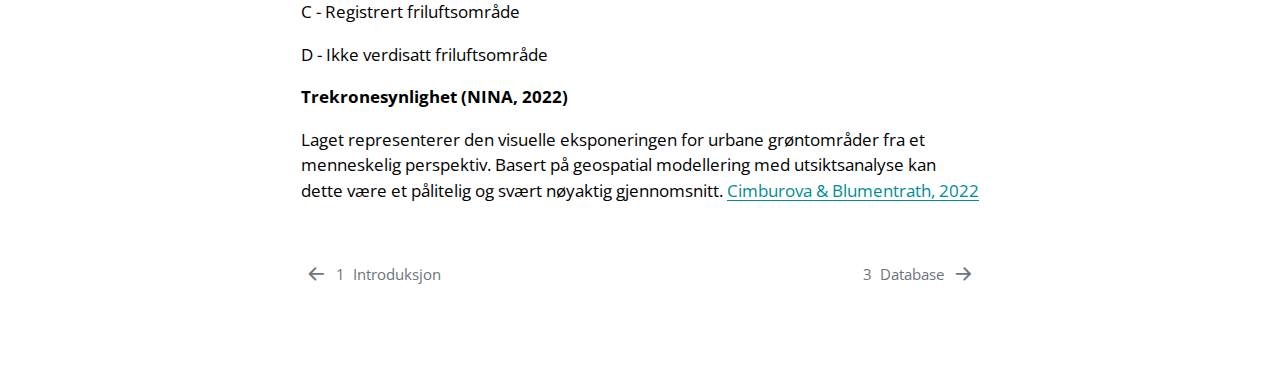
<file: layers.html>
<!DOCTYPE html>
<html xmlns="http://www.w3.org/1999/xhtml" lang="en" xml:lang="en"><head>

<meta charset="utf-8">
<meta name="generator" content="quarto-1.6.43">

<meta name="viewport" content="width=device-width, initial-scale=1.0, user-scalable=yes">

<meta name="description" content="SPARE Project - Space for resilience (SPARE) - how do we plan for stormwater, biodiversity and recreation to increase urban resilience?">

<title>2&nbsp; Kartlagene – Blågrønn kartportal</title>
<style>
code{white-space: pre-wrap;}
span.smallcaps{font-variant: small-caps;}
div.columns{display: flex; gap: min(4vw, 1.5em);}
div.column{flex: auto; overflow-x: auto;}
div.hanging-indent{margin-left: 1.5em; text-indent: -1.5em;}
ul.task-list{list-style: none;}
ul.task-list li input[type="checkbox"] {
  width: 0.8em;
  margin: 0 0.8em 0.2em -1em; /* quarto-specific, see https://github.com/quarto-dev/quarto-cli/issues/4556 */ 
  vertical-align: middle;
}
</style>


<script src="site_libs/quarto-nav/quarto-nav.js"></script>
<script src="site_libs/quarto-nav/headroom.min.js"></script>
<script src="site_libs/clipboard/clipboard.min.js"></script>
<script src="site_libs/quarto-search/autocomplete.umd.js"></script>
<script src="site_libs/quarto-search/fuse.min.js"></script>
<script src="site_libs/quarto-search/quarto-search.js"></script>
<meta name="quarto:offset" content="./">
<link href="./database.html" rel="next">
<link href="./introduction.html" rel="prev">
<script src="site_libs/quarto-html/quarto.js"></script>
<script src="site_libs/quarto-html/popper.min.js"></script>
<script src="site_libs/quarto-html/tippy.umd.min.js"></script>
<script src="site_libs/quarto-html/anchor.min.js"></script>
<link href="site_libs/quarto-html/tippy.css" rel="stylesheet">
<link href="site_libs/quarto-html/quarto-syntax-highlighting-d4d76bf8491c20bad77d141916dc28e1.css" rel="stylesheet" id="quarto-text-highlighting-styles">
<script src="site_libs/bootstrap/bootstrap.min.js"></script>
<link href="site_libs/bootstrap/bootstrap-icons.css" rel="stylesheet">
<link href="site_libs/bootstrap/bootstrap-7812f3a9269b5e1044efd4b0939c93f5.min.css" rel="stylesheet" append-hash="true" id="quarto-bootstrap" data-mode="light">
<script id="quarto-search-options" type="application/json">{
  "location": "sidebar",
  "copy-button": false,
  "collapse-after": 3,
  "panel-placement": "start",
  "type": "textbox",
  "limit": 50,
  "keyboard-shortcut": [
    "f",
    "/",
    "s"
  ],
  "show-item-context": false,
  "language": {
    "search-no-results-text": "No results",
    "search-matching-documents-text": "matching documents",
    "search-copy-link-title": "Copy link to search",
    "search-hide-matches-text": "Hide additional matches",
    "search-more-match-text": "more match in this document",
    "search-more-matches-text": "more matches in this document",
    "search-clear-button-title": "Clear",
    "search-text-placeholder": "",
    "search-detached-cancel-button-title": "Cancel",
    "search-submit-button-title": "Submit",
    "search-label": "Search"
  }
}</script>


</head>

<body class="nav-sidebar floating">

<div id="quarto-search-results"></div>
  <header id="quarto-header" class="headroom fixed-top">
  <nav class="quarto-secondary-nav">
    <div class="container-fluid d-flex">
      <button type="button" class="quarto-btn-toggle btn" data-bs-toggle="collapse" role="button" data-bs-target=".quarto-sidebar-collapse-item" aria-controls="quarto-sidebar" aria-expanded="false" aria-label="Toggle sidebar navigation" onclick="if (window.quartoToggleHeadroom) { window.quartoToggleHeadroom(); }">
        <i class="bi bi-layout-text-sidebar-reverse"></i>
      </button>
        <nav class="quarto-page-breadcrumbs" aria-label="breadcrumb"><ol class="breadcrumb"><li class="breadcrumb-item"><a href="./layers.html"><span class="chapter-number">2</span>&nbsp; <span class="chapter-title">Kartlagene</span></a></li></ol></nav>
        <a class="flex-grow-1" role="navigation" data-bs-toggle="collapse" data-bs-target=".quarto-sidebar-collapse-item" aria-controls="quarto-sidebar" aria-expanded="false" aria-label="Toggle sidebar navigation" onclick="if (window.quartoToggleHeadroom) { window.quartoToggleHeadroom(); }">      
        </a>
      <button type="button" class="btn quarto-search-button" aria-label="Search" onclick="window.quartoOpenSearch();">
        <i class="bi bi-search"></i>
      </button>
    </div>
  </nav>
</header>
<!-- content -->
<div id="quarto-content" class="quarto-container page-columns page-rows-contents page-layout-article">
<!-- sidebar -->
  <nav id="quarto-sidebar" class="sidebar collapse collapse-horizontal quarto-sidebar-collapse-item sidebar-navigation floating overflow-auto">
    <div class="pt-lg-2 mt-2 text-left sidebar-header">
    <div class="sidebar-title mb-0 py-0">
      <a href="./">Blågrønn kartportal</a> 
        <div class="sidebar-tools-main">
    <a href="https://github.com/NINAnor/NINA-ebook-template" title="Source Code" class="quarto-navigation-tool px-1" aria-label="Source Code"><i class="bi bi-github"></i></a>
    <div class="dropdown">
      <a href="" title="Share" id="quarto-navigation-tool-dropdown-0" class="quarto-navigation-tool dropdown-toggle px-1" data-bs-toggle="dropdown" aria-expanded="false" role="link" aria-label="Share"><i class="bi bi-share"></i></a>
      <ul class="dropdown-menu" aria-labelledby="quarto-navigation-tool-dropdown-0">
          <li>
            <a class="dropdown-item sidebar-tools-main-item" href="https://twitter.com/intent/tweet?url=|url|">
              <i class="bi bi-twitter pe-1"></i>
            Twitter
            </a>
          </li>
          <li>
            <a class="dropdown-item sidebar-tools-main-item" href="https://www.facebook.com/sharer/sharer.php?u=|url|">
              <i class="bi bi-facebook pe-1"></i>
            Facebook
            </a>
          </li>
          <li>
            <a class="dropdown-item sidebar-tools-main-item" href="https://www.linkedin.com/sharing/share-offsite/?url=|url|">
              <i class="bi bi-linkedin pe-1"></i>
            LinkedIn
            </a>
          </li>
      </ul>
    </div>
</div>
    </div>
      </div>
        <div class="mt-2 flex-shrink-0 align-items-center">
        <div class="sidebar-search">
        <div id="quarto-search" class="" title="Search"></div>
        </div>
        </div>
    <div class="sidebar-menu-container"> 
    <ul class="list-unstyled mt-1">
        <li class="sidebar-item">
  <div class="sidebar-item-container"> 
  <a href="./index.html" class="sidebar-item-text sidebar-link">
 <span class="menu-text">Velkommen</span></a>
  </div>
</li>
        <li class="sidebar-item">
  <div class="sidebar-item-container"> 
  <a href="./introduction.html" class="sidebar-item-text sidebar-link">
 <span class="menu-text"><span class="chapter-number">1</span>&nbsp; <span class="chapter-title">Introduksjon</span></span></a>
  </div>
</li>
        <li class="sidebar-item">
  <div class="sidebar-item-container"> 
  <a href="./layers.html" class="sidebar-item-text sidebar-link active">
 <span class="menu-text"><span class="chapter-number">2</span>&nbsp; <span class="chapter-title">Kartlagene</span></span></a>
  </div>
</li>
        <li class="sidebar-item">
  <div class="sidebar-item-container"> 
  <a href="./database.html" class="sidebar-item-text sidebar-link">
 <span class="menu-text"><span class="chapter-number">3</span>&nbsp; <span class="chapter-title">Database</span></span></a>
  </div>
</li>
        <li class="sidebar-item">
  <div class="sidebar-item-container"> 
  <a href="./references.html" class="sidebar-item-text sidebar-link">
 <span class="menu-text"><span class="chapter-number">4</span>&nbsp; <span class="chapter-title">References</span></span></a>
  </div>
</li>
    </ul>
    </div>
</nav>
<div id="quarto-sidebar-glass" class="quarto-sidebar-collapse-item" data-bs-toggle="collapse" data-bs-target=".quarto-sidebar-collapse-item"></div>
<!-- margin-sidebar -->
    <div id="quarto-margin-sidebar" class="sidebar margin-sidebar">
        <nav id="TOC" role="doc-toc" class="toc-active">
    <h2 id="toc-title">Table of contents</h2>
   
  <ul>
  <li><a href="#grunnkart" id="toc-grunnkart" class="nav-link active" data-scroll-target="#grunnkart"><span class="header-section-number">2.1</span> Grunnkart</a></li>
  <li><a href="#areal" id="toc-areal" class="nav-link" data-scroll-target="#areal"><span class="header-section-number">2.2</span> Areal</a></li>
  <li><a href="#tilstand-biodiversitet" id="toc-tilstand-biodiversitet" class="nav-link" data-scroll-target="#tilstand-biodiversitet"><span class="header-section-number">2.3</span> Tilstand-Biodiversitet</a></li>
  <li><a href="#tilstand" id="toc-tilstand" class="nav-link" data-scroll-target="#tilstand"><span class="header-section-number">2.4</span> Tilstand</a></li>
  <li><a href="#økosystemtjeneste" id="toc-økosystemtjeneste" class="nav-link" data-scroll-target="#økosystemtjeneste"><span class="header-section-number">2.5</span> Økosystemtjeneste</a></li>
  </ul>
<div class="toc-actions"><ul><li><a href="https://github.com/NINAnor/NINA-ebook-template/edit/main/layers.qmd" class="toc-action"><i class="bi bi-github"></i>Edit this page</a></li></ul></div></nav>
    </div>
<!-- main -->
<main class="content" id="quarto-document-content">

<header id="title-block-header" class="quarto-title-block default">
<div class="quarto-title">
<h1 class="title"><span class="chapter-number">2</span>&nbsp; <span class="chapter-title">Kartlagene</span></h1>
</div>



<div class="quarto-title-meta">

    
  
    
  </div>
  


</header>


<p>Den interaktive GIS-plattformen inneholder kartlag relatert til overvann, biologisk mangfold og friluftsliv. Kartet finnes under denne lenken <a href="https://experience.arcgis.com/experience/b7addc9c33fd41f381942100e21fa427/">ArcGIS online</a> (<em>Dere bør åpne den i Google Chrome eller Firefox for å få den beste opplevelsen</em>).</p>
<p>Kartet er organisert med utgangspunkt i Naturregnskap (Økosystemregnskap). Kategoriene inkluderer Grunnkart, Areal, Tilstand-Biodiversitet, Tilstand og Økosystemtjeneste. Alle lagene er inaktive, og du må klikke på øyetegnet for å aktivere dem. Nederst i lagfanen finnes kartets tegnforklaring. Hver gang et lag åpnes, vises også tegnforklaringen. Når et lag er åpnet, kan man zoome, og klikke i et polygon for å få informasjon om arealets egenskaper. En tilleggsfunksjon i portalen er muligheten for laggjennomsiktighet, som gjør det mulig å overlappe flere lag samtidig.</p>
<p><img src="transparency_new.PNG" class="img-fluid"></p>
<p>Det ble utviklet en alternativ måte å organisere dataene på. Dataene ble strukturert under temaene klimatilpasning, natur og helse, slik det fremgår av figuren nedenfor <a href="https://experience.arcgis.com/experience/7cc9ee07dece4a4585ba5c5be0773fe3">kart</a>. Det ble imidlertid valgt å bruke kategoriseringen av naturgnskapet.</p>
<p><img src="kartportal_klima.PNG" class="img-fluid"></p>
<section id="grunnkart" class="level2" data-number="2.1">
<h2 data-number="2.1" class="anchored" data-anchor-id="grunnkart"><span class="header-section-number">2.1</span> Grunnkart</h2>
<p><strong>Oslo byggesone (PBE, 2017)</strong></p>
<p>“Oslo byggesonen grensere” viser grensene for byggesonen i Oslo, som markerer de områdene som er regulert for utbygging og urban utvikling. Laget skiller mellom bebygde områder og områder som er avsatt til marka, natur, eller landbruk.</p>
<p><strong>Bydeler (PBE, 2016)</strong></p>
<p>“Oslo Bydeler byggesonen grensere” viser grensene for byggesonen fordelt på bydelene i Oslo. Den nåværende bydelsinndelingen består av 15 bydeler, i tillegg til Sentrum og Marka. Hver bydel fungerer som en administrativ enhet i Oslo kommune. <a href="https://www.oslo.kommune.no/statistikk/geografiske-inndelinger/">PBE, 2016</a></p>
<p><strong>Grunnkrets (PBE, 2016)</strong></p>
<p>Laget viser grensene for grunnkretser byggesonen. En grunnkrets er en permanent inndeling som deler kommunene inn i mindre geografiske enheter. <a href="https://www.oslo.kommune.no/statistikk/geografiske-inndelinger/">PBE, 2016</a></p>
<p><strong>Grunnkart for bruk i arealregnskap (Geonorge, 2024)</strong></p>
<p>Laget gir en detaljert romlig oversikt over arealbruk og arealdekke, og fungerer som et grunnlag for arealregnskap. Det viser klassifiseringer som bebygde områder, jordbruksarealer, skog og vannforekomster, og gir et klart bilde av hvordan arealene brukes. Dette laget er viktig for å overvåke endringer i arealbruk og støtte bærekraftig planlegging og ressursforvaltning. <a href="https://kartkatalog.geonorge.no/metadata/grunnkart-for-bruk-i-arealregnskap-testversjon-wms/c7dc425b-60cd-42f7-a84e-202c7d7b912a">Geonorge, 2024</a></p>
<p><strong>Bymorfologiklassifisering for blokker (NINA, 2022)</strong></p>
<p>Klassifisering av bymorfologi organiserer urbane kvartaler i fem hovedgrupper, som hver er delt inn i to nært beslektede undergrupper. Ved hjelp av en maskinlæringsbasert GIS-kartleggingsprosess gjør denne tilnærmingen det mulig å identifisere distinkte urbane morfologityper på tvers av byområder. (NINA, dokumentasjon under arbeid)</p>
<p><strong>Befolkningsetthet per grunnkrets (SSB, 2017)</strong></p>
<p>Laget viser befolkningstettheten per grunnkrets. <a href="https://www.ssb.no/statbank/table/04317">SSB, 2017</a></p>
<p><strong>Friluftslivområder (Oslo Kommune, 2021)</strong></p>
<p>Områder som er kartlagt og verdsatt av kommunen for allmennhetens friluftsliv. <a href="https://www.miljodirektoratet.no/globalassets/publikasjoner/m98/m98.PDF">Miljødirektoratet, 2021</a></p>
</section>
<section id="areal" class="level2" data-number="2.2">
<h2 data-number="2.2" class="anchored" data-anchor-id="areal"><span class="header-section-number">2.2</span> Areal</h2>
<p><strong>Parker (Oslo Kommune, 2018)</strong></p>
<p>Laget «Parker» viser grøntområder forvaltet av Bymiljøetaten og bydelene.</p>
</section>
<section id="tilstand-biodiversitet" class="level2" data-number="2.3">
<h2 data-number="2.3" class="anchored" data-anchor-id="tilstand-biodiversitet"><span class="header-section-number">2.3</span> Tilstand-Biodiversitet</h2>
<p><strong>Egnethet for pollinerende insekter (NINA, 2022)</strong></p>
<p>Pollinatorhabitatets egnethet viser variasjon i den tidsmessige tilgjengeligheten av blomsterressurser. Oslo sentrum tilbyr relativt få blomsterressurser for pollinerende insekter. Laget illustrerer også en stripe med lave habitatverdier som strekker seg fra sentrum og nordøstover, noe som korresponderer med områder med tett handels- og industriinfrastruktur og høy biltrafikk. <a href="https://doi.org/10.3897/oneeco.2.e14014">Stange et al., 2017</a></p>
<p><strong>Honningbie frie soner (BYM, dato ukjent)</strong></p>
<p>Kartlaget “Honningbie-frie soner i Oslo byggesonen” viser områder innenfor byggesonen hvor det er restriksjoner på hold av honningbier. Disse sonene er opprettet for å beskytte villbier og andre pollinatorer som kan bli påvirket av konkurranse med honningbier. <a href="https://www.oslo.kommune.no/natur-kultur-og-fritid/urbant-landbruk/birokt-i-oslo/#toc-6">BYM</a></p>
<p><strong>Naturvernområder (Miljødirektoratet, 2020)</strong></p>
<p>Laget gir en oversikt over hvilke områder som er vernet etter følgende lover: Naturmangfoldloven av 2009, biotopvern etter viltloven av 1981, naturvernloven av 1970, naturvernloven av 1954, Jan Mayen-loven av 1930 og naturvernloven av 1910.</p>
</section>
<section id="tilstand" class="level2" data-number="2.4">
<h2 data-number="2.4" class="anchored" data-anchor-id="tilstand"><span class="header-section-number">2.4</span> Tilstand</h2>
<p><strong>Veier-avrenning 20mm</strong> <strong>Veier-avrenning 50mm (Københavns Universitet, 2023)</strong></p>
<p>Laget viser en metode for utvelgelse av gater til trinn 1 og trinn 2 i tretrinnsmetoden til Oslo (fra Københavns universitet). «Siden alle veier skal kunne oppfylle kravene i trinn 1, er utpeking av trinn 2-veier det sentrale aspektet ved metoden. En trinn 2-vei innebærer fordrøyning av avrenning fra området og omgivelsene med et servicenivå som tilsvarer en nedbørshendelse med en returperiode på 5 år. Dette fører til følgende to krav til en trinn 2-vei:</p>
<ul>
<li>Må holde tilbake nedbør som treffer veiområdet.</li>
<li>Må holde tilbake overskuddsvann fra oppstrøms tilstøtende trinn 1-veier.</li>
</ul>
<p><a href="https://github.com/NINAnor/SPARE_project/blob/main/layer_veieravren.txt">Se notatblokktekstfil</a></p>
<p><strong>Nedbygging (NINA, 2024)</strong></p>
<p>NINA brukte en KI-modell laget av Google Dynamic World basert på satellittbilder for å kartlegge nedbygging i Norge de siste fem årene i forbindelse med NRK-saken «Norge i rødt, hvitt og grått». <a href="https://www.nina.no/Om-NINA/Aktuelt/Nyheter/article/kartlegg-nedbygging-av-natur-selv">NINA, 2024</a></p>
<p><strong>Luftforurensing (NILU, 2015)</strong></p>
<p>Luftforurensning måles ved å vurdere nivåene av nitrogendioksid (NO₂) og svevestøv med en diameter på 2,5 mikrometer eller mindre (PM₂.₅). <a href="https://doi.org/10.1016/j.ufug.2020.126801">Cimburova &amp; Barton, 2020</a></p>
<p><strong>Trekroner (NINA, 2021)</strong></p>
<p>Trekroner-kartlaget i Oslo byggesonen viser utbredelsen av trekroner innenfor de urbaniserte områdene av byen. Laget gir en visuell oversikt over hvor trær bidrar til grønnstruktur og økosystemtjenester i byggesonen. <a href="https://brage.nina.no/nina-xmlui/handle/11250/3134268">Barton et al., 2024</a></p>
<p><strong>Bakketemperatur (NINA, 2022)</strong></p>
<p>Temperaturen på landoverflaten ble avledet fra Landsat 8 OLI/TIRS-sensorene sommeren 2018. <a href="https://doi.org/10.1016/j.scitotenv.2019.136193">Venter et al., 2020</a></p>
<p><strong>Overflateavrenning (NINA, 2022)</strong></p>
<p>Overflateavrenning kartlaget er en hydrologisk modell basert på årsbasis på eiendomsnivå for beregning av kommunale overvannsgebyrer. Modellen er utviklet med utgangspunkt i de arealbrukstypene som er forenlige med tiltak i Oslo kommunes Blågrønn faktor-metode. <a href="https://niva.brage.unit.no/niva-xmlui/bitstream/handle/11250/2984562/BartonBrukerfinansiertVann2021bl%25C3%25A5.pdf?sequence=1&amp;isAllowed=y">Barton et al., 2021</a></p>
<p><strong>Tilgjengelig areal av større treklynger (NINA, 2022)</strong></p>
<p>Kartlaget tar hensyn til det tilgjengelige området med middels små, middels store og store sammenhengende trekroner som er høyere enn 10 m innenfor en euklidsk avstand på 200 m.</p>
<p><strong>3 tre synlige fra boligbygg per grunnkretser (NINA, 2024)</strong></p>
<p>Dette laget er basert på 3 30 300-regelen. Alle beboere må kunne se minst tre trær fra hjemmet sitt. Indikatoren er beregnet per grunnkrets. <a href="https://brage.nina.no/nina-xmlui/handle/11250/3134268">Barton et al., 2024</a></p>
<p><strong>30% trekronedekning i boligbygg per grunnkretser (NINA, 2024)</strong></p>
<p>Dette laget er basert på 3 30 300-regelen. Det bør være minst 30 % dekning av trekronene i nabolaget. Nabolaget er definert som grunnkrets. <a href="https://brage.nina.no/nina-xmlui/handle/11250/3134268">Barton et al., 2024</a></p>
<p><strong>300 m fra boligbygg til nærmeste grøntområder per grunnkretser (NINA, 2024)</strong></p>
<p>Dette laget er basert på 3 30 300-regelen. Det bør være maksimalt 300 meter til nærmeste park eller grøntområde på minst 1 hektar. <a href="https://brage.nina.no/nina-xmlui/handle/11250/3134268">Barton et al., 2024</a></p>
</section>
<section id="økosystemtjeneste" class="level2" data-number="2.5">
<h2 data-number="2.5" class="anchored" data-anchor-id="økosystemtjeneste"><span class="header-section-number">2.5</span> Økosystemtjeneste</h2>
<p><strong>Friluftslivområder verdi (Oslo Kommune, 2021)</strong></p>
<p>Laget viser områder som er spesielt egnet for friluftsliv, der folk kan oppholde seg og nyte naturen på en ikke-motorisert og skånsom måte. Disse områdene har en viktig verdi for både fysisk og psykisk helse, rekreasjon og trivsel. Friluftslivsområdene er verdsatt som:</p>
<p>A - Svært viktig friluftslivsområde</p>
<p>B - Viktig friluftsområde</p>
<p>C - Registrert friluftsområde</p>
<p>D - Ikke verdisatt friluftsområde</p>
<p><strong>Trekronesynlighet (NINA, 2022)</strong></p>
<p>Laget representerer den visuelle eksponeringen for urbane grøntområder fra et menneskelig perspektiv. Basert på geospatial modellering med utsiktsanalyse kan dette være et pålitelig og svært nøyaktig gjennomsnitt. <a href="https://doi.org/10.1016/j.landurbplan.2022.104395">Cimburova &amp; Blumentrath, 2022</a></p>


</section>

</main> <!-- /main -->
<script id="quarto-html-after-body" type="application/javascript">
window.document.addEventListener("DOMContentLoaded", function (event) {
  const toggleBodyColorMode = (bsSheetEl) => {
    const mode = bsSheetEl.getAttribute("data-mode");
    const bodyEl = window.document.querySelector("body");
    if (mode === "dark") {
      bodyEl.classList.add("quarto-dark");
      bodyEl.classList.remove("quarto-light");
    } else {
      bodyEl.classList.add("quarto-light");
      bodyEl.classList.remove("quarto-dark");
    }
  }
  const toggleBodyColorPrimary = () => {
    const bsSheetEl = window.document.querySelector("link#quarto-bootstrap");
    if (bsSheetEl) {
      toggleBodyColorMode(bsSheetEl);
    }
  }
  toggleBodyColorPrimary();  
  const icon = "";
  const anchorJS = new window.AnchorJS();
  anchorJS.options = {
    placement: 'right',
    icon: icon
  };
  anchorJS.add('.anchored');
  const isCodeAnnotation = (el) => {
    for (const clz of el.classList) {
      if (clz.startsWith('code-annotation-')) {                     
        return true;
      }
    }
    return false;
  }
  const onCopySuccess = function(e) {
    // button target
    const button = e.trigger;
    // don't keep focus
    button.blur();
    // flash "checked"
    button.classList.add('code-copy-button-checked');
    var currentTitle = button.getAttribute("title");
    button.setAttribute("title", "Copied!");
    let tooltip;
    if (window.bootstrap) {
      button.setAttribute("data-bs-toggle", "tooltip");
      button.setAttribute("data-bs-placement", "left");
      button.setAttribute("data-bs-title", "Copied!");
      tooltip = new bootstrap.Tooltip(button, 
        { trigger: "manual", 
          customClass: "code-copy-button-tooltip",
          offset: [0, -8]});
      tooltip.show();    
    }
    setTimeout(function() {
      if (tooltip) {
        tooltip.hide();
        button.removeAttribute("data-bs-title");
        button.removeAttribute("data-bs-toggle");
        button.removeAttribute("data-bs-placement");
      }
      button.setAttribute("title", currentTitle);
      button.classList.remove('code-copy-button-checked');
    }, 1000);
    // clear code selection
    e.clearSelection();
  }
  const getTextToCopy = function(trigger) {
      const codeEl = trigger.previousElementSibling.cloneNode(true);
      for (const childEl of codeEl.children) {
        if (isCodeAnnotation(childEl)) {
          childEl.remove();
        }
      }
      return codeEl.innerText;
  }
  const clipboard = new window.ClipboardJS('.code-copy-button:not([data-in-quarto-modal])', {
    text: getTextToCopy
  });
  clipboard.on('success', onCopySuccess);
  if (window.document.getElementById('quarto-embedded-source-code-modal')) {
    const clipboardModal = new window.ClipboardJS('.code-copy-button[data-in-quarto-modal]', {
      text: getTextToCopy,
      container: window.document.getElementById('quarto-embedded-source-code-modal')
    });
    clipboardModal.on('success', onCopySuccess);
  }
    var localhostRegex = new RegExp(/^(?:http|https):\/\/localhost\:?[0-9]*\//);
    var mailtoRegex = new RegExp(/^mailto:/);
      var filterRegex = new RegExp('/' + window.location.host + '/');
    var isInternal = (href) => {
        return filterRegex.test(href) || localhostRegex.test(href) || mailtoRegex.test(href);
    }
    // Inspect non-navigation links and adorn them if external
 	var links = window.document.querySelectorAll('a[href]:not(.nav-link):not(.navbar-brand):not(.toc-action):not(.sidebar-link):not(.sidebar-item-toggle):not(.pagination-link):not(.no-external):not([aria-hidden]):not(.dropdown-item):not(.quarto-navigation-tool):not(.about-link)');
    for (var i=0; i<links.length; i++) {
      const link = links[i];
      if (!isInternal(link.href)) {
        // undo the damage that might have been done by quarto-nav.js in the case of
        // links that we want to consider external
        if (link.dataset.originalHref !== undefined) {
          link.href = link.dataset.originalHref;
        }
      }
    }
  function tippyHover(el, contentFn, onTriggerFn, onUntriggerFn) {
    const config = {
      allowHTML: true,
      maxWidth: 500,
      delay: 100,
      arrow: false,
      appendTo: function(el) {
          return el.parentElement;
      },
      interactive: true,
      interactiveBorder: 10,
      theme: 'quarto',
      placement: 'bottom-start',
    };
    if (contentFn) {
      config.content = contentFn;
    }
    if (onTriggerFn) {
      config.onTrigger = onTriggerFn;
    }
    if (onUntriggerFn) {
      config.onUntrigger = onUntriggerFn;
    }
    window.tippy(el, config); 
  }
  const noterefs = window.document.querySelectorAll('a[role="doc-noteref"]');
  for (var i=0; i<noterefs.length; i++) {
    const ref = noterefs[i];
    tippyHover(ref, function() {
      // use id or data attribute instead here
      let href = ref.getAttribute('data-footnote-href') || ref.getAttribute('href');
      try { href = new URL(href).hash; } catch {}
      const id = href.replace(/^#\/?/, "");
      const note = window.document.getElementById(id);
      if (note) {
        return note.innerHTML;
      } else {
        return "";
      }
    });
  }
  const xrefs = window.document.querySelectorAll('a.quarto-xref');
  const processXRef = (id, note) => {
    // Strip column container classes
    const stripColumnClz = (el) => {
      el.classList.remove("page-full", "page-columns");
      if (el.children) {
        for (const child of el.children) {
          stripColumnClz(child);
        }
      }
    }
    stripColumnClz(note)
    if (id === null || id.startsWith('sec-')) {
      // Special case sections, only their first couple elements
      const container = document.createElement("div");
      if (note.children && note.children.length > 2) {
        container.appendChild(note.children[0].cloneNode(true));
        for (let i = 1; i < note.children.length; i++) {
          const child = note.children[i];
          if (child.tagName === "P" && child.innerText === "") {
            continue;
          } else {
            container.appendChild(child.cloneNode(true));
            break;
          }
        }
        if (window.Quarto?.typesetMath) {
          window.Quarto.typesetMath(container);
        }
        return container.innerHTML
      } else {
        if (window.Quarto?.typesetMath) {
          window.Quarto.typesetMath(note);
        }
        return note.innerHTML;
      }
    } else {
      // Remove any anchor links if they are present
      const anchorLink = note.querySelector('a.anchorjs-link');
      if (anchorLink) {
        anchorLink.remove();
      }
      if (window.Quarto?.typesetMath) {
        window.Quarto.typesetMath(note);
      }
      if (note.classList.contains("callout")) {
        return note.outerHTML;
      } else {
        return note.innerHTML;
      }
    }
  }
  for (var i=0; i<xrefs.length; i++) {
    const xref = xrefs[i];
    tippyHover(xref, undefined, function(instance) {
      instance.disable();
      let url = xref.getAttribute('href');
      let hash = undefined; 
      if (url.startsWith('#')) {
        hash = url;
      } else {
        try { hash = new URL(url).hash; } catch {}
      }
      if (hash) {
        const id = hash.replace(/^#\/?/, "");
        const note = window.document.getElementById(id);
        if (note !== null) {
          try {
            const html = processXRef(id, note.cloneNode(true));
            instance.setContent(html);
          } finally {
            instance.enable();
            instance.show();
          }
        } else {
          // See if we can fetch this
          fetch(url.split('#')[0])
          .then(res => res.text())
          .then(html => {
            const parser = new DOMParser();
            const htmlDoc = parser.parseFromString(html, "text/html");
            const note = htmlDoc.getElementById(id);
            if (note !== null) {
              const html = processXRef(id, note);
              instance.setContent(html);
            } 
          }).finally(() => {
            instance.enable();
            instance.show();
          });
        }
      } else {
        // See if we can fetch a full url (with no hash to target)
        // This is a special case and we should probably do some content thinning / targeting
        fetch(url)
        .then(res => res.text())
        .then(html => {
          const parser = new DOMParser();
          const htmlDoc = parser.parseFromString(html, "text/html");
          const note = htmlDoc.querySelector('main.content');
          if (note !== null) {
            // This should only happen for chapter cross references
            // (since there is no id in the URL)
            // remove the first header
            if (note.children.length > 0 && note.children[0].tagName === "HEADER") {
              note.children[0].remove();
            }
            const html = processXRef(null, note);
            instance.setContent(html);
          } 
        }).finally(() => {
          instance.enable();
          instance.show();
        });
      }
    }, function(instance) {
    });
  }
      let selectedAnnoteEl;
      const selectorForAnnotation = ( cell, annotation) => {
        let cellAttr = 'data-code-cell="' + cell + '"';
        let lineAttr = 'data-code-annotation="' +  annotation + '"';
        const selector = 'span[' + cellAttr + '][' + lineAttr + ']';
        return selector;
      }
      const selectCodeLines = (annoteEl) => {
        const doc = window.document;
        const targetCell = annoteEl.getAttribute("data-target-cell");
        const targetAnnotation = annoteEl.getAttribute("data-target-annotation");
        const annoteSpan = window.document.querySelector(selectorForAnnotation(targetCell, targetAnnotation));
        const lines = annoteSpan.getAttribute("data-code-lines").split(",");
        const lineIds = lines.map((line) => {
          return targetCell + "-" + line;
        })
        let top = null;
        let height = null;
        let parent = null;
        if (lineIds.length > 0) {
            //compute the position of the single el (top and bottom and make a div)
            const el = window.document.getElementById(lineIds[0]);
            top = el.offsetTop;
            height = el.offsetHeight;
            parent = el.parentElement.parentElement;
          if (lineIds.length > 1) {
            const lastEl = window.document.getElementById(lineIds[lineIds.length - 1]);
            const bottom = lastEl.offsetTop + lastEl.offsetHeight;
            height = bottom - top;
          }
          if (top !== null && height !== null && parent !== null) {
            // cook up a div (if necessary) and position it 
            let div = window.document.getElementById("code-annotation-line-highlight");
            if (div === null) {
              div = window.document.createElement("div");
              div.setAttribute("id", "code-annotation-line-highlight");
              div.style.position = 'absolute';
              parent.appendChild(div);
            }
            div.style.top = top - 2 + "px";
            div.style.height = height + 4 + "px";
            div.style.left = 0;
            let gutterDiv = window.document.getElementById("code-annotation-line-highlight-gutter");
            if (gutterDiv === null) {
              gutterDiv = window.document.createElement("div");
              gutterDiv.setAttribute("id", "code-annotation-line-highlight-gutter");
              gutterDiv.style.position = 'absolute';
              const codeCell = window.document.getElementById(targetCell);
              const gutter = codeCell.querySelector('.code-annotation-gutter');
              gutter.appendChild(gutterDiv);
            }
            gutterDiv.style.top = top - 2 + "px";
            gutterDiv.style.height = height + 4 + "px";
          }
          selectedAnnoteEl = annoteEl;
        }
      };
      const unselectCodeLines = () => {
        const elementsIds = ["code-annotation-line-highlight", "code-annotation-line-highlight-gutter"];
        elementsIds.forEach((elId) => {
          const div = window.document.getElementById(elId);
          if (div) {
            div.remove();
          }
        });
        selectedAnnoteEl = undefined;
      };
        // Handle positioning of the toggle
    window.addEventListener(
      "resize",
      throttle(() => {
        elRect = undefined;
        if (selectedAnnoteEl) {
          selectCodeLines(selectedAnnoteEl);
        }
      }, 10)
    );
    function throttle(fn, ms) {
    let throttle = false;
    let timer;
      return (...args) => {
        if(!throttle) { // first call gets through
            fn.apply(this, args);
            throttle = true;
        } else { // all the others get throttled
            if(timer) clearTimeout(timer); // cancel #2
            timer = setTimeout(() => {
              fn.apply(this, args);
              timer = throttle = false;
            }, ms);
        }
      };
    }
      // Attach click handler to the DT
      const annoteDls = window.document.querySelectorAll('dt[data-target-cell]');
      for (const annoteDlNode of annoteDls) {
        annoteDlNode.addEventListener('click', (event) => {
          const clickedEl = event.target;
          if (clickedEl !== selectedAnnoteEl) {
            unselectCodeLines();
            const activeEl = window.document.querySelector('dt[data-target-cell].code-annotation-active');
            if (activeEl) {
              activeEl.classList.remove('code-annotation-active');
            }
            selectCodeLines(clickedEl);
            clickedEl.classList.add('code-annotation-active');
          } else {
            // Unselect the line
            unselectCodeLines();
            clickedEl.classList.remove('code-annotation-active');
          }
        });
      }
  const findCites = (el) => {
    const parentEl = el.parentElement;
    if (parentEl) {
      const cites = parentEl.dataset.cites;
      if (cites) {
        return {
          el,
          cites: cites.split(' ')
        };
      } else {
        return findCites(el.parentElement)
      }
    } else {
      return undefined;
    }
  };
  var bibliorefs = window.document.querySelectorAll('a[role="doc-biblioref"]');
  for (var i=0; i<bibliorefs.length; i++) {
    const ref = bibliorefs[i];
    const citeInfo = findCites(ref);
    if (citeInfo) {
      tippyHover(citeInfo.el, function() {
        var popup = window.document.createElement('div');
        citeInfo.cites.forEach(function(cite) {
          var citeDiv = window.document.createElement('div');
          citeDiv.classList.add('hanging-indent');
          citeDiv.classList.add('csl-entry');
          var biblioDiv = window.document.getElementById('ref-' + cite);
          if (biblioDiv) {
            citeDiv.innerHTML = biblioDiv.innerHTML;
          }
          popup.appendChild(citeDiv);
        });
        return popup.innerHTML;
      });
    }
  }
});
</script>
<nav class="page-navigation">
  <div class="nav-page nav-page-previous">
      <a href="./introduction.html" class="pagination-link" aria-label="Introduksjon">
        <i class="bi bi-arrow-left-short"></i> <span class="nav-page-text"><span class="chapter-number">1</span>&nbsp; <span class="chapter-title">Introduksjon</span></span>
      </a>          
  </div>
  <div class="nav-page nav-page-next">
      <a href="./database.html" class="pagination-link" aria-label="Database">
        <span class="nav-page-text"><span class="chapter-number">3</span>&nbsp; <span class="chapter-title">Database</span></span> <i class="bi bi-arrow-right-short"></i>
      </a>
  </div>
</nav>
</div> <!-- /content -->




<footer class="footer"><div class="nav-footer"><div class="nav-footer-center"><div class="toc-actions d-sm-block d-md-none"><ul><li><a href="https://github.com/NINAnor/NINA-ebook-template/edit/main/layers.qmd" class="toc-action"><i class="bi bi-github"></i>Edit this page</a></li></ul></div></div></div></footer></body></html>
</file>
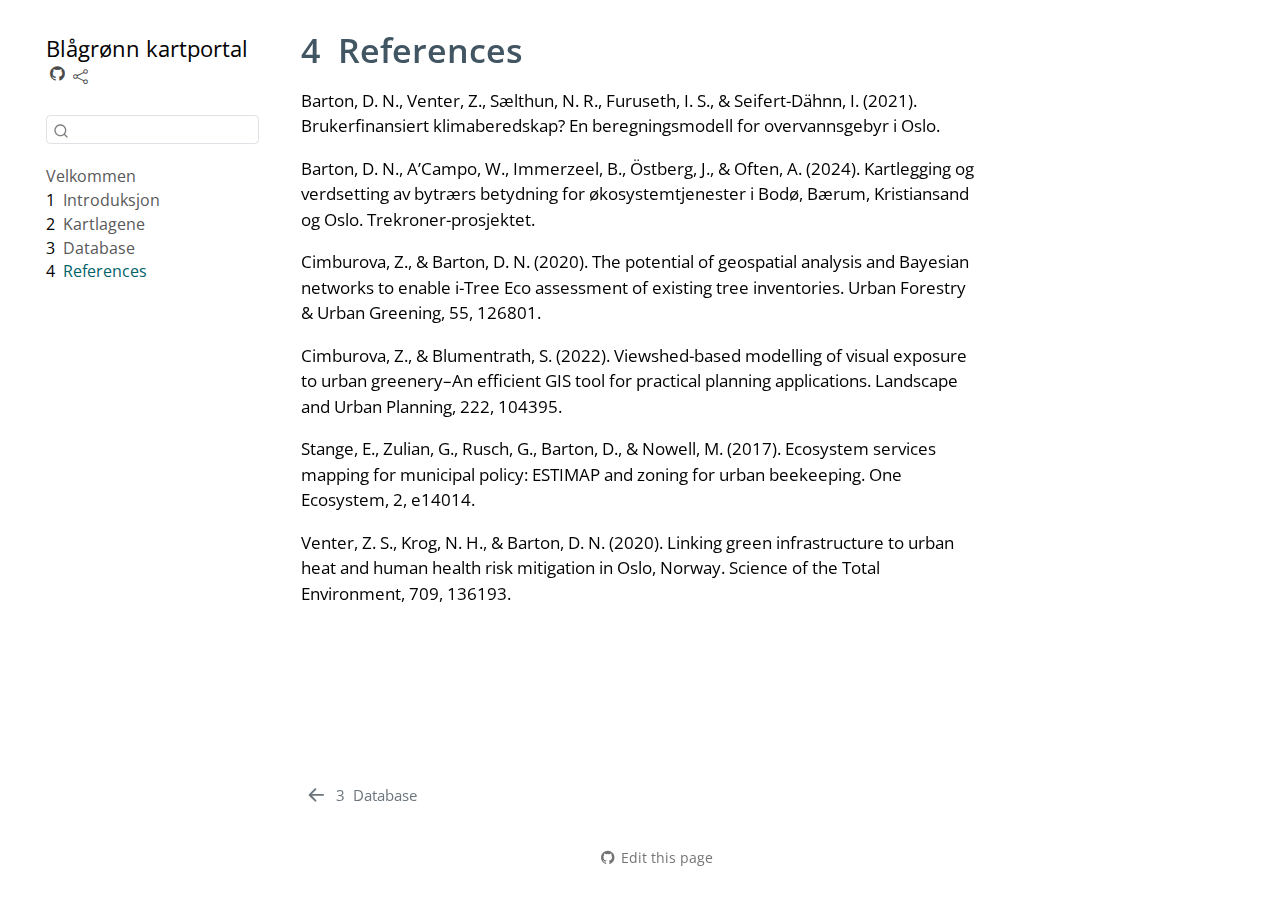
<file: references.html>
<!DOCTYPE html>
<html xmlns="http://www.w3.org/1999/xhtml" lang="en" xml:lang="en"><head>

<meta charset="utf-8">
<meta name="generator" content="quarto-1.6.43">

<meta name="viewport" content="width=device-width, initial-scale=1.0, user-scalable=yes">

<meta name="description" content="SPARE Project - Space for resilience (SPARE) - how do we plan for stormwater, biodiversity and recreation to increase urban resilience?">

<title>4&nbsp; References – Blågrønn kartportal</title>
<style>
code{white-space: pre-wrap;}
span.smallcaps{font-variant: small-caps;}
div.columns{display: flex; gap: min(4vw, 1.5em);}
div.column{flex: auto; overflow-x: auto;}
div.hanging-indent{margin-left: 1.5em; text-indent: -1.5em;}
ul.task-list{list-style: none;}
ul.task-list li input[type="checkbox"] {
  width: 0.8em;
  margin: 0 0.8em 0.2em -1em; /* quarto-specific, see https://github.com/quarto-dev/quarto-cli/issues/4556 */ 
  vertical-align: middle;
}
</style>


<script src="site_libs/quarto-nav/quarto-nav.js"></script>
<script src="site_libs/quarto-nav/headroom.min.js"></script>
<script src="site_libs/clipboard/clipboard.min.js"></script>
<script src="site_libs/quarto-search/autocomplete.umd.js"></script>
<script src="site_libs/quarto-search/fuse.min.js"></script>
<script src="site_libs/quarto-search/quarto-search.js"></script>
<meta name="quarto:offset" content="./">
<link href="./database.html" rel="prev">
<script src="site_libs/quarto-html/quarto.js"></script>
<script src="site_libs/quarto-html/popper.min.js"></script>
<script src="site_libs/quarto-html/tippy.umd.min.js"></script>
<script src="site_libs/quarto-html/anchor.min.js"></script>
<link href="site_libs/quarto-html/tippy.css" rel="stylesheet">
<link href="site_libs/quarto-html/quarto-syntax-highlighting-d4d76bf8491c20bad77d141916dc28e1.css" rel="stylesheet" id="quarto-text-highlighting-styles">
<script src="site_libs/bootstrap/bootstrap.min.js"></script>
<link href="site_libs/bootstrap/bootstrap-icons.css" rel="stylesheet">
<link href="site_libs/bootstrap/bootstrap-7812f3a9269b5e1044efd4b0939c93f5.min.css" rel="stylesheet" append-hash="true" id="quarto-bootstrap" data-mode="light">
<script id="quarto-search-options" type="application/json">{
  "location": "sidebar",
  "copy-button": false,
  "collapse-after": 3,
  "panel-placement": "start",
  "type": "textbox",
  "limit": 50,
  "keyboard-shortcut": [
    "f",
    "/",
    "s"
  ],
  "show-item-context": false,
  "language": {
    "search-no-results-text": "No results",
    "search-matching-documents-text": "matching documents",
    "search-copy-link-title": "Copy link to search",
    "search-hide-matches-text": "Hide additional matches",
    "search-more-match-text": "more match in this document",
    "search-more-matches-text": "more matches in this document",
    "search-clear-button-title": "Clear",
    "search-text-placeholder": "",
    "search-detached-cancel-button-title": "Cancel",
    "search-submit-button-title": "Submit",
    "search-label": "Search"
  }
}</script>


</head>

<body class="nav-sidebar floating">

<div id="quarto-search-results"></div>
  <header id="quarto-header" class="headroom fixed-top">
  <nav class="quarto-secondary-nav">
    <div class="container-fluid d-flex">
      <button type="button" class="quarto-btn-toggle btn" data-bs-toggle="collapse" role="button" data-bs-target=".quarto-sidebar-collapse-item" aria-controls="quarto-sidebar" aria-expanded="false" aria-label="Toggle sidebar navigation" onclick="if (window.quartoToggleHeadroom) { window.quartoToggleHeadroom(); }">
        <i class="bi bi-layout-text-sidebar-reverse"></i>
      </button>
        <nav class="quarto-page-breadcrumbs" aria-label="breadcrumb"><ol class="breadcrumb"><li class="breadcrumb-item"><a href="./references.html"><span class="chapter-number">4</span>&nbsp; <span class="chapter-title">References</span></a></li></ol></nav>
        <a class="flex-grow-1" role="navigation" data-bs-toggle="collapse" data-bs-target=".quarto-sidebar-collapse-item" aria-controls="quarto-sidebar" aria-expanded="false" aria-label="Toggle sidebar navigation" onclick="if (window.quartoToggleHeadroom) { window.quartoToggleHeadroom(); }">      
        </a>
      <button type="button" class="btn quarto-search-button" aria-label="Search" onclick="window.quartoOpenSearch();">
        <i class="bi bi-search"></i>
      </button>
    </div>
  </nav>
</header>
<!-- content -->
<div id="quarto-content" class="quarto-container page-columns page-rows-contents page-layout-article">
<!-- sidebar -->
  <nav id="quarto-sidebar" class="sidebar collapse collapse-horizontal quarto-sidebar-collapse-item sidebar-navigation floating overflow-auto">
    <div class="pt-lg-2 mt-2 text-left sidebar-header">
    <div class="sidebar-title mb-0 py-0">
      <a href="./">Blågrønn kartportal</a> 
        <div class="sidebar-tools-main">
    <a href="https://github.com/NINAnor/NINA-ebook-template" title="Source Code" class="quarto-navigation-tool px-1" aria-label="Source Code"><i class="bi bi-github"></i></a>
    <div class="dropdown">
      <a href="" title="Share" id="quarto-navigation-tool-dropdown-0" class="quarto-navigation-tool dropdown-toggle px-1" data-bs-toggle="dropdown" aria-expanded="false" role="link" aria-label="Share"><i class="bi bi-share"></i></a>
      <ul class="dropdown-menu" aria-labelledby="quarto-navigation-tool-dropdown-0">
          <li>
            <a class="dropdown-item sidebar-tools-main-item" href="https://twitter.com/intent/tweet?url=|url|">
              <i class="bi bi-twitter pe-1"></i>
            Twitter
            </a>
          </li>
          <li>
            <a class="dropdown-item sidebar-tools-main-item" href="https://www.facebook.com/sharer/sharer.php?u=|url|">
              <i class="bi bi-facebook pe-1"></i>
            Facebook
            </a>
          </li>
          <li>
            <a class="dropdown-item sidebar-tools-main-item" href="https://www.linkedin.com/sharing/share-offsite/?url=|url|">
              <i class="bi bi-linkedin pe-1"></i>
            LinkedIn
            </a>
          </li>
      </ul>
    </div>
</div>
    </div>
      </div>
        <div class="mt-2 flex-shrink-0 align-items-center">
        <div class="sidebar-search">
        <div id="quarto-search" class="" title="Search"></div>
        </div>
        </div>
    <div class="sidebar-menu-container"> 
    <ul class="list-unstyled mt-1">
        <li class="sidebar-item">
  <div class="sidebar-item-container"> 
  <a href="./index.html" class="sidebar-item-text sidebar-link">
 <span class="menu-text">Velkommen</span></a>
  </div>
</li>
        <li class="sidebar-item">
  <div class="sidebar-item-container"> 
  <a href="./introduction.html" class="sidebar-item-text sidebar-link">
 <span class="menu-text"><span class="chapter-number">1</span>&nbsp; <span class="chapter-title">Introduksjon</span></span></a>
  </div>
</li>
        <li class="sidebar-item">
  <div class="sidebar-item-container"> 
  <a href="./layers.html" class="sidebar-item-text sidebar-link">
 <span class="menu-text"><span class="chapter-number">2</span>&nbsp; <span class="chapter-title">Kartlagene</span></span></a>
  </div>
</li>
        <li class="sidebar-item">
  <div class="sidebar-item-container"> 
  <a href="./database.html" class="sidebar-item-text sidebar-link">
 <span class="menu-text"><span class="chapter-number">3</span>&nbsp; <span class="chapter-title">Database</span></span></a>
  </div>
</li>
        <li class="sidebar-item">
  <div class="sidebar-item-container"> 
  <a href="./references.html" class="sidebar-item-text sidebar-link active">
 <span class="menu-text"><span class="chapter-number">4</span>&nbsp; <span class="chapter-title">References</span></span></a>
  </div>
</li>
    </ul>
    </div>
</nav>
<div id="quarto-sidebar-glass" class="quarto-sidebar-collapse-item" data-bs-toggle="collapse" data-bs-target=".quarto-sidebar-collapse-item"></div>
<!-- margin-sidebar -->
    <div id="quarto-margin-sidebar" class="sidebar margin-sidebar zindex-bottom">
        
    </div>
<!-- main -->
<main class="content" id="quarto-document-content">

<header id="title-block-header" class="quarto-title-block default">
<div class="quarto-title">
<h1 class="title"><span class="chapter-number">4</span>&nbsp; <span class="chapter-title">References</span></h1>
</div>



<div class="quarto-title-meta">

    
  
    
  </div>
  


</header>


<p>Barton, D. N., Venter, Z., Sælthun, N. R., Furuseth, I. S., &amp; Seifert-Dähnn, I. (2021). Brukerfinansiert klimaberedskap? En beregningsmodell for overvannsgebyr i Oslo.</p>
<p>Barton, D. N., A’Campo, W., Immerzeel, B., Östberg, J., &amp; Often, A. (2024). Kartlegging og verdsetting av bytrærs betydning for økosystemtjenester i Bodø, Bærum, Kristiansand og Oslo. Trekroner-prosjektet.</p>
<p>Cimburova, Z., &amp; Barton, D. N. (2020). The potential of geospatial analysis and Bayesian networks to enable i-Tree Eco assessment of existing tree inventories. Urban Forestry &amp; Urban Greening, 55, 126801.</p>
<p>Cimburova, Z., &amp; Blumentrath, S. (2022). Viewshed-based modelling of visual exposure to urban greenery–An efficient GIS tool for practical planning applications. Landscape and Urban Planning, 222, 104395.</p>
<p>Stange, E., Zulian, G., Rusch, G., Barton, D., &amp; Nowell, M. (2017). Ecosystem services mapping for municipal policy: ESTIMAP and zoning for urban beekeeping. One Ecosystem, 2, e14014.</p>
<p>Venter, Z. S., Krog, N. H., &amp; Barton, D. N. (2020). Linking green infrastructure to urban heat and human health risk mitigation in Oslo, Norway. Science of the Total Environment, 709, 136193.</p>



</main> <!-- /main -->
<script id="quarto-html-after-body" type="application/javascript">
window.document.addEventListener("DOMContentLoaded", function (event) {
  const toggleBodyColorMode = (bsSheetEl) => {
    const mode = bsSheetEl.getAttribute("data-mode");
    const bodyEl = window.document.querySelector("body");
    if (mode === "dark") {
      bodyEl.classList.add("quarto-dark");
      bodyEl.classList.remove("quarto-light");
    } else {
      bodyEl.classList.add("quarto-light");
      bodyEl.classList.remove("quarto-dark");
    }
  }
  const toggleBodyColorPrimary = () => {
    const bsSheetEl = window.document.querySelector("link#quarto-bootstrap");
    if (bsSheetEl) {
      toggleBodyColorMode(bsSheetEl);
    }
  }
  toggleBodyColorPrimary();  
  const icon = "";
  const anchorJS = new window.AnchorJS();
  anchorJS.options = {
    placement: 'right',
    icon: icon
  };
  anchorJS.add('.anchored');
  const isCodeAnnotation = (el) => {
    for (const clz of el.classList) {
      if (clz.startsWith('code-annotation-')) {                     
        return true;
      }
    }
    return false;
  }
  const onCopySuccess = function(e) {
    // button target
    const button = e.trigger;
    // don't keep focus
    button.blur();
    // flash "checked"
    button.classList.add('code-copy-button-checked');
    var currentTitle = button.getAttribute("title");
    button.setAttribute("title", "Copied!");
    let tooltip;
    if (window.bootstrap) {
      button.setAttribute("data-bs-toggle", "tooltip");
      button.setAttribute("data-bs-placement", "left");
      button.setAttribute("data-bs-title", "Copied!");
      tooltip = new bootstrap.Tooltip(button, 
        { trigger: "manual", 
          customClass: "code-copy-button-tooltip",
          offset: [0, -8]});
      tooltip.show();    
    }
    setTimeout(function() {
      if (tooltip) {
        tooltip.hide();
        button.removeAttribute("data-bs-title");
        button.removeAttribute("data-bs-toggle");
        button.removeAttribute("data-bs-placement");
      }
      button.setAttribute("title", currentTitle);
      button.classList.remove('code-copy-button-checked');
    }, 1000);
    // clear code selection
    e.clearSelection();
  }
  const getTextToCopy = function(trigger) {
      const codeEl = trigger.previousElementSibling.cloneNode(true);
      for (const childEl of codeEl.children) {
        if (isCodeAnnotation(childEl)) {
          childEl.remove();
        }
      }
      return codeEl.innerText;
  }
  const clipboard = new window.ClipboardJS('.code-copy-button:not([data-in-quarto-modal])', {
    text: getTextToCopy
  });
  clipboard.on('success', onCopySuccess);
  if (window.document.getElementById('quarto-embedded-source-code-modal')) {
    const clipboardModal = new window.ClipboardJS('.code-copy-button[data-in-quarto-modal]', {
      text: getTextToCopy,
      container: window.document.getElementById('quarto-embedded-source-code-modal')
    });
    clipboardModal.on('success', onCopySuccess);
  }
    var localhostRegex = new RegExp(/^(?:http|https):\/\/localhost\:?[0-9]*\//);
    var mailtoRegex = new RegExp(/^mailto:/);
      var filterRegex = new RegExp('/' + window.location.host + '/');
    var isInternal = (href) => {
        return filterRegex.test(href) || localhostRegex.test(href) || mailtoRegex.test(href);
    }
    // Inspect non-navigation links and adorn them if external
 	var links = window.document.querySelectorAll('a[href]:not(.nav-link):not(.navbar-brand):not(.toc-action):not(.sidebar-link):not(.sidebar-item-toggle):not(.pagination-link):not(.no-external):not([aria-hidden]):not(.dropdown-item):not(.quarto-navigation-tool):not(.about-link)');
    for (var i=0; i<links.length; i++) {
      const link = links[i];
      if (!isInternal(link.href)) {
        // undo the damage that might have been done by quarto-nav.js in the case of
        // links that we want to consider external
        if (link.dataset.originalHref !== undefined) {
          link.href = link.dataset.originalHref;
        }
      }
    }
  function tippyHover(el, contentFn, onTriggerFn, onUntriggerFn) {
    const config = {
      allowHTML: true,
      maxWidth: 500,
      delay: 100,
      arrow: false,
      appendTo: function(el) {
          return el.parentElement;
      },
      interactive: true,
      interactiveBorder: 10,
      theme: 'quarto',
      placement: 'bottom-start',
    };
    if (contentFn) {
      config.content = contentFn;
    }
    if (onTriggerFn) {
      config.onTrigger = onTriggerFn;
    }
    if (onUntriggerFn) {
      config.onUntrigger = onUntriggerFn;
    }
    window.tippy(el, config); 
  }
  const noterefs = window.document.querySelectorAll('a[role="doc-noteref"]');
  for (var i=0; i<noterefs.length; i++) {
    const ref = noterefs[i];
    tippyHover(ref, function() {
      // use id or data attribute instead here
      let href = ref.getAttribute('data-footnote-href') || ref.getAttribute('href');
      try { href = new URL(href).hash; } catch {}
      const id = href.replace(/^#\/?/, "");
      const note = window.document.getElementById(id);
      if (note) {
        return note.innerHTML;
      } else {
        return "";
      }
    });
  }
  const xrefs = window.document.querySelectorAll('a.quarto-xref');
  const processXRef = (id, note) => {
    // Strip column container classes
    const stripColumnClz = (el) => {
      el.classList.remove("page-full", "page-columns");
      if (el.children) {
        for (const child of el.children) {
          stripColumnClz(child);
        }
      }
    }
    stripColumnClz(note)
    if (id === null || id.startsWith('sec-')) {
      // Special case sections, only their first couple elements
      const container = document.createElement("div");
      if (note.children && note.children.length > 2) {
        container.appendChild(note.children[0].cloneNode(true));
        for (let i = 1; i < note.children.length; i++) {
          const child = note.children[i];
          if (child.tagName === "P" && child.innerText === "") {
            continue;
          } else {
            container.appendChild(child.cloneNode(true));
            break;
          }
        }
        if (window.Quarto?.typesetMath) {
          window.Quarto.typesetMath(container);
        }
        return container.innerHTML
      } else {
        if (window.Quarto?.typesetMath) {
          window.Quarto.typesetMath(note);
        }
        return note.innerHTML;
      }
    } else {
      // Remove any anchor links if they are present
      const anchorLink = note.querySelector('a.anchorjs-link');
      if (anchorLink) {
        anchorLink.remove();
      }
      if (window.Quarto?.typesetMath) {
        window.Quarto.typesetMath(note);
      }
      if (note.classList.contains("callout")) {
        return note.outerHTML;
      } else {
        return note.innerHTML;
      }
    }
  }
  for (var i=0; i<xrefs.length; i++) {
    const xref = xrefs[i];
    tippyHover(xref, undefined, function(instance) {
      instance.disable();
      let url = xref.getAttribute('href');
      let hash = undefined; 
      if (url.startsWith('#')) {
        hash = url;
      } else {
        try { hash = new URL(url).hash; } catch {}
      }
      if (hash) {
        const id = hash.replace(/^#\/?/, "");
        const note = window.document.getElementById(id);
        if (note !== null) {
          try {
            const html = processXRef(id, note.cloneNode(true));
            instance.setContent(html);
          } finally {
            instance.enable();
            instance.show();
          }
        } else {
          // See if we can fetch this
          fetch(url.split('#')[0])
          .then(res => res.text())
          .then(html => {
            const parser = new DOMParser();
            const htmlDoc = parser.parseFromString(html, "text/html");
            const note = htmlDoc.getElementById(id);
            if (note !== null) {
              const html = processXRef(id, note);
              instance.setContent(html);
            } 
          }).finally(() => {
            instance.enable();
            instance.show();
          });
        }
      } else {
        // See if we can fetch a full url (with no hash to target)
        // This is a special case and we should probably do some content thinning / targeting
        fetch(url)
        .then(res => res.text())
        .then(html => {
          const parser = new DOMParser();
          const htmlDoc = parser.parseFromString(html, "text/html");
          const note = htmlDoc.querySelector('main.content');
          if (note !== null) {
            // This should only happen for chapter cross references
            // (since there is no id in the URL)
            // remove the first header
            if (note.children.length > 0 && note.children[0].tagName === "HEADER") {
              note.children[0].remove();
            }
            const html = processXRef(null, note);
            instance.setContent(html);
          } 
        }).finally(() => {
          instance.enable();
          instance.show();
        });
      }
    }, function(instance) {
    });
  }
      let selectedAnnoteEl;
      const selectorForAnnotation = ( cell, annotation) => {
        let cellAttr = 'data-code-cell="' + cell + '"';
        let lineAttr = 'data-code-annotation="' +  annotation + '"';
        const selector = 'span[' + cellAttr + '][' + lineAttr + ']';
        return selector;
      }
      const selectCodeLines = (annoteEl) => {
        const doc = window.document;
        const targetCell = annoteEl.getAttribute("data-target-cell");
        const targetAnnotation = annoteEl.getAttribute("data-target-annotation");
        const annoteSpan = window.document.querySelector(selectorForAnnotation(targetCell, targetAnnotation));
        const lines = annoteSpan.getAttribute("data-code-lines").split(",");
        const lineIds = lines.map((line) => {
          return targetCell + "-" + line;
        })
        let top = null;
        let height = null;
        let parent = null;
        if (lineIds.length > 0) {
            //compute the position of the single el (top and bottom and make a div)
            const el = window.document.getElementById(lineIds[0]);
            top = el.offsetTop;
            height = el.offsetHeight;
            parent = el.parentElement.parentElement;
          if (lineIds.length > 1) {
            const lastEl = window.document.getElementById(lineIds[lineIds.length - 1]);
            const bottom = lastEl.offsetTop + lastEl.offsetHeight;
            height = bottom - top;
          }
          if (top !== null && height !== null && parent !== null) {
            // cook up a div (if necessary) and position it 
            let div = window.document.getElementById("code-annotation-line-highlight");
            if (div === null) {
              div = window.document.createElement("div");
              div.setAttribute("id", "code-annotation-line-highlight");
              div.style.position = 'absolute';
              parent.appendChild(div);
            }
            div.style.top = top - 2 + "px";
            div.style.height = height + 4 + "px";
            div.style.left = 0;
            let gutterDiv = window.document.getElementById("code-annotation-line-highlight-gutter");
            if (gutterDiv === null) {
              gutterDiv = window.document.createElement("div");
              gutterDiv.setAttribute("id", "code-annotation-line-highlight-gutter");
              gutterDiv.style.position = 'absolute';
              const codeCell = window.document.getElementById(targetCell);
              const gutter = codeCell.querySelector('.code-annotation-gutter');
              gutter.appendChild(gutterDiv);
            }
            gutterDiv.style.top = top - 2 + "px";
            gutterDiv.style.height = height + 4 + "px";
          }
          selectedAnnoteEl = annoteEl;
        }
      };
      const unselectCodeLines = () => {
        const elementsIds = ["code-annotation-line-highlight", "code-annotation-line-highlight-gutter"];
        elementsIds.forEach((elId) => {
          const div = window.document.getElementById(elId);
          if (div) {
            div.remove();
          }
        });
        selectedAnnoteEl = undefined;
      };
        // Handle positioning of the toggle
    window.addEventListener(
      "resize",
      throttle(() => {
        elRect = undefined;
        if (selectedAnnoteEl) {
          selectCodeLines(selectedAnnoteEl);
        }
      }, 10)
    );
    function throttle(fn, ms) {
    let throttle = false;
    let timer;
      return (...args) => {
        if(!throttle) { // first call gets through
            fn.apply(this, args);
            throttle = true;
        } else { // all the others get throttled
            if(timer) clearTimeout(timer); // cancel #2
            timer = setTimeout(() => {
              fn.apply(this, args);
              timer = throttle = false;
            }, ms);
        }
      };
    }
      // Attach click handler to the DT
      const annoteDls = window.document.querySelectorAll('dt[data-target-cell]');
      for (const annoteDlNode of annoteDls) {
        annoteDlNode.addEventListener('click', (event) => {
          const clickedEl = event.target;
          if (clickedEl !== selectedAnnoteEl) {
            unselectCodeLines();
            const activeEl = window.document.querySelector('dt[data-target-cell].code-annotation-active');
            if (activeEl) {
              activeEl.classList.remove('code-annotation-active');
            }
            selectCodeLines(clickedEl);
            clickedEl.classList.add('code-annotation-active');
          } else {
            // Unselect the line
            unselectCodeLines();
            clickedEl.classList.remove('code-annotation-active');
          }
        });
      }
  const findCites = (el) => {
    const parentEl = el.parentElement;
    if (parentEl) {
      const cites = parentEl.dataset.cites;
      if (cites) {
        return {
          el,
          cites: cites.split(' ')
        };
      } else {
        return findCites(el.parentElement)
      }
    } else {
      return undefined;
    }
  };
  var bibliorefs = window.document.querySelectorAll('a[role="doc-biblioref"]');
  for (var i=0; i<bibliorefs.length; i++) {
    const ref = bibliorefs[i];
    const citeInfo = findCites(ref);
    if (citeInfo) {
      tippyHover(citeInfo.el, function() {
        var popup = window.document.createElement('div');
        citeInfo.cites.forEach(function(cite) {
          var citeDiv = window.document.createElement('div');
          citeDiv.classList.add('hanging-indent');
          citeDiv.classList.add('csl-entry');
          var biblioDiv = window.document.getElementById('ref-' + cite);
          if (biblioDiv) {
            citeDiv.innerHTML = biblioDiv.innerHTML;
          }
          popup.appendChild(citeDiv);
        });
        return popup.innerHTML;
      });
    }
  }
});
</script>
<nav class="page-navigation">
  <div class="nav-page nav-page-previous">
      <a href="./database.html" class="pagination-link" aria-label="Database">
        <i class="bi bi-arrow-left-short"></i> <span class="nav-page-text"><span class="chapter-number">3</span>&nbsp; <span class="chapter-title">Database</span></span>
      </a>          
  </div>
  <div class="nav-page nav-page-next">
  </div>
</nav>
</div> <!-- /content -->




<footer class="footer"><div class="nav-footer"><div class="nav-footer-center"><div class="toc-actions"><ul><li><a href="https://github.com/NINAnor/NINA-ebook-template/edit/main/references.qmd" class="toc-action"><i class="bi bi-github"></i>Edit this page</a></li></ul></div></div></div></footer></body></html>
</file>
<file: site_libs/quarto-html/tippy.css>
.tippy-box[data-animation=fade][data-state=hidden]{opacity:0}[data-tippy-root]{max-width:calc(100vw - 10px)}.tippy-box{position:relative;background-color:#333;color:#fff;border-radius:4px;font-size:14px;line-height:1.4;white-space:normal;outline:0;transition-property:transform,visibility,opacity}.tippy-box[data-placement^=top]>.tippy-arrow{bottom:0}.tippy-box[data-placement^=top]>.tippy-arrow:before{bottom:-7px;left:0;border-width:8px 8px 0;border-top-color:initial;transform-origin:center top}.tippy-box[data-placement^=bottom]>.tippy-arrow{top:0}.tippy-box[data-placement^=bottom]>.tippy-arrow:before{top:-7px;left:0;border-width:0 8px 8px;border-bottom-color:initial;transform-origin:center bottom}.tippy-box[data-placement^=left]>.tippy-arrow{right:0}.tippy-box[data-placement^=left]>.tippy-arrow:before{border-width:8px 0 8px 8px;border-left-color:initial;right:-7px;transform-origin:center left}.tippy-box[data-placement^=right]>.tippy-arrow{left:0}.tippy-box[data-placement^=right]>.tippy-arrow:before{left:-7px;border-width:8px 8px 8px 0;border-right-color:initial;transform-origin:center right}.tippy-box[data-inertia][data-state=visible]{transition-timing-function:cubic-bezier(.54,1.5,.38,1.11)}.tippy-arrow{width:16px;height:16px;color:#333}.tippy-arrow:before{content:"";position:absolute;border-color:transparent;border-style:solid}.tippy-content{position:relative;padding:5px 9px;z-index:1}
</file>
<file: site_libs/quarto-html/quarto-syntax-highlighting-d4d76bf8491c20bad77d141916dc28e1.css>
/* quarto syntax highlight colors */
:root {
  --quarto-hl-ot-color: #003B4F;
  --quarto-hl-at-color: #657422;
  --quarto-hl-ss-color: #20794D;
  --quarto-hl-an-color: #5E5E5E;
  --quarto-hl-fu-color: #4758AB;
  --quarto-hl-st-color: #20794D;
  --quarto-hl-cf-color: #003B4F;
  --quarto-hl-op-color: #5E5E5E;
  --quarto-hl-er-color: #AD0000;
  --quarto-hl-bn-color: #AD0000;
  --quarto-hl-al-color: #AD0000;
  --quarto-hl-va-color: #111111;
  --quarto-hl-bu-color: inherit;
  --quarto-hl-ex-color: inherit;
  --quarto-hl-pp-color: #AD0000;
  --quarto-hl-in-color: #5E5E5E;
  --quarto-hl-vs-color: #20794D;
  --quarto-hl-wa-color: #5E5E5E;
  --quarto-hl-do-color: #5E5E5E;
  --quarto-hl-im-color: #00769E;
  --quarto-hl-ch-color: #20794D;
  --quarto-hl-dt-color: #AD0000;
  --quarto-hl-fl-color: #AD0000;
  --quarto-hl-co-color: #5E5E5E;
  --quarto-hl-cv-color: #5E5E5E;
  --quarto-hl-cn-color: #8f5902;
  --quarto-hl-sc-color: #5E5E5E;
  --quarto-hl-dv-color: #AD0000;
  --quarto-hl-kw-color: #003B4F;
}

/* other quarto variables */
:root {
  --quarto-font-monospace: SFMono-Regular, Menlo, Monaco, Consolas, "Liberation Mono", "Courier New", monospace;
}

pre > code.sourceCode > span {
  color: #003B4F;
}

code span {
  color: #003B4F;
}

code.sourceCode > span {
  color: #003B4F;
}

div.sourceCode,
div.sourceCode pre.sourceCode {
  color: #003B4F;
}

code span.ot {
  color: #003B4F;
  font-style: inherit;
}

code span.at {
  color: #657422;
  font-style: inherit;
}

code span.ss {
  color: #20794D;
  font-style: inherit;
}

code span.an {
  color: #5E5E5E;
  font-style: inherit;
}

code span.fu {
  color: #4758AB;
  font-style: inherit;
}

code span.st {
  color: #20794D;
  font-style: inherit;
}

code span.cf {
  color: #003B4F;
  font-weight: bold;
  font-style: inherit;
}

code span.op {
  color: #5E5E5E;
  font-style: inherit;
}

code span.er {
  color: #AD0000;
  font-style: inherit;
}

code span.bn {
  color: #AD0000;
  font-style: inherit;
}

code span.al {
  color: #AD0000;
  font-style: inherit;
}

code span.va {
  color: #111111;
  font-style: inherit;
}

code span.bu {
  font-style: inherit;
}

code span.ex {
  font-style: inherit;
}

code span.pp {
  color: #AD0000;
  font-style: inherit;
}

code span.in {
  color: #5E5E5E;
  font-style: inherit;
}

code span.vs {
  color: #20794D;
  font-style: inherit;
}

code span.wa {
  color: #5E5E5E;
  font-style: italic;
}

code span.do {
  color: #5E5E5E;
  font-style: italic;
}

code span.im {
  color: #00769E;
  font-style: inherit;
}

code span.ch {
  color: #20794D;
  font-style: inherit;
}

code span.dt {
  color: #AD0000;
  font-style: inherit;
}

code span.fl {
  color: #AD0000;
  font-style: inherit;
}

code span.co {
  color: #5E5E5E;
  font-style: inherit;
}

code span.cv {
  color: #5E5E5E;
  font-style: italic;
}

code span.cn {
  color: #8f5902;
  font-style: inherit;
}

code span.sc {
  color: #5E5E5E;
  font-style: inherit;
}

code span.dv {
  color: #AD0000;
  font-style: inherit;
}

code span.kw {
  color: #003B4F;
  font-weight: bold;
  font-style: inherit;
}

.prevent-inlining {
  content: "</";
}

/*# sourceMappingURL=c9c5d451c23b744f9cb2c98992a0aef2.css.map */
</file>
